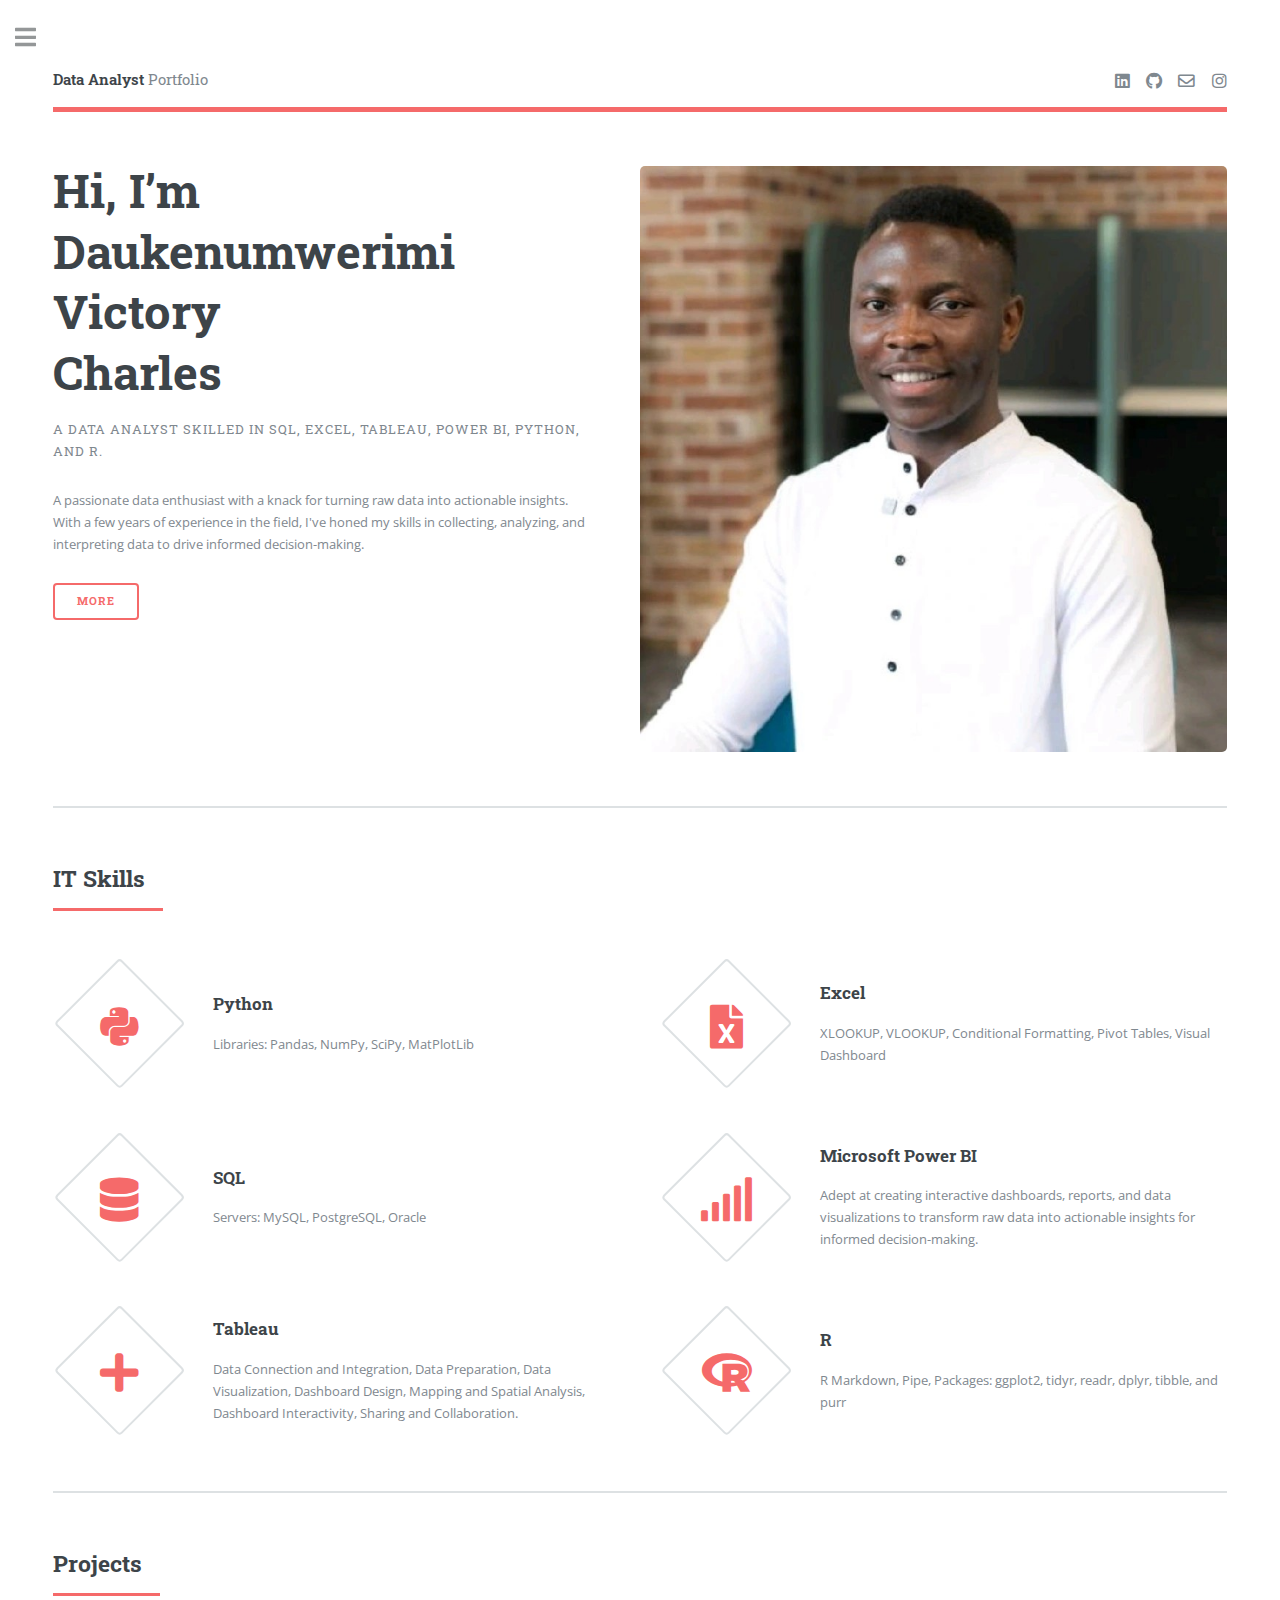
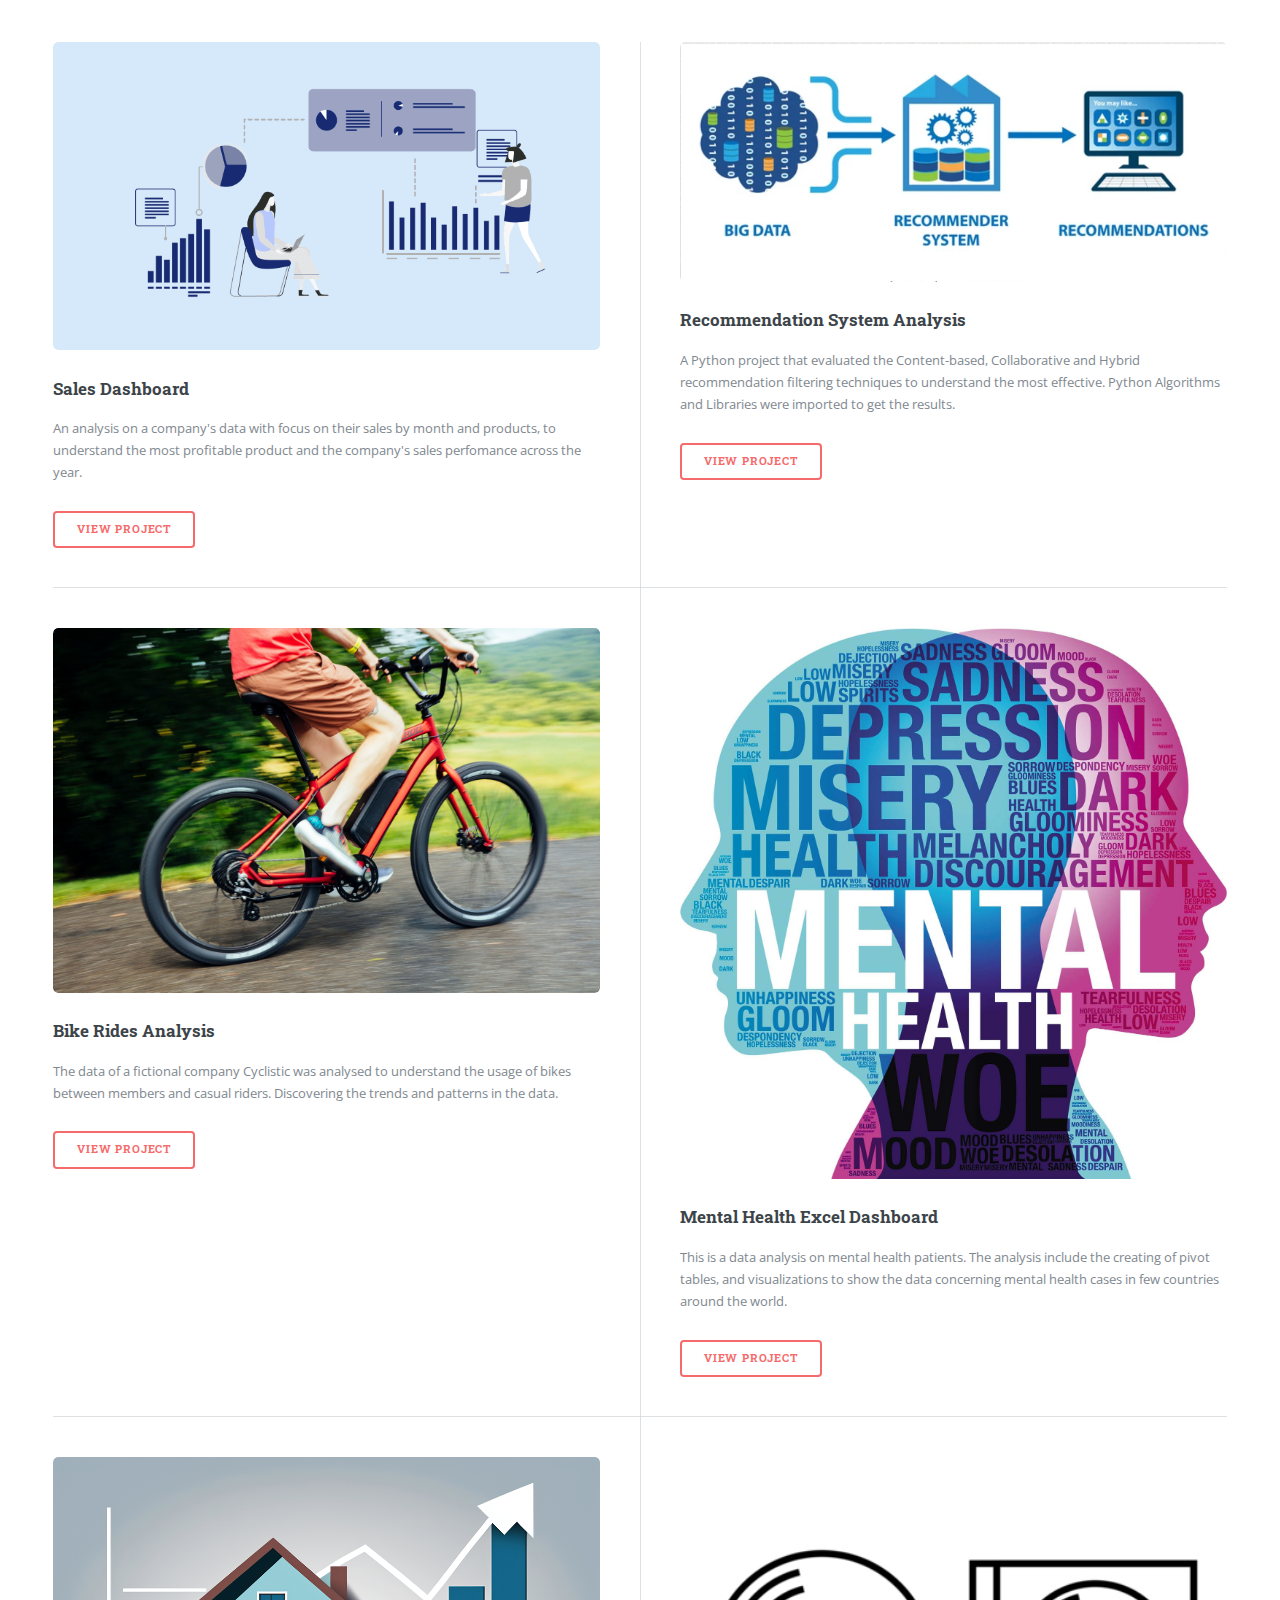
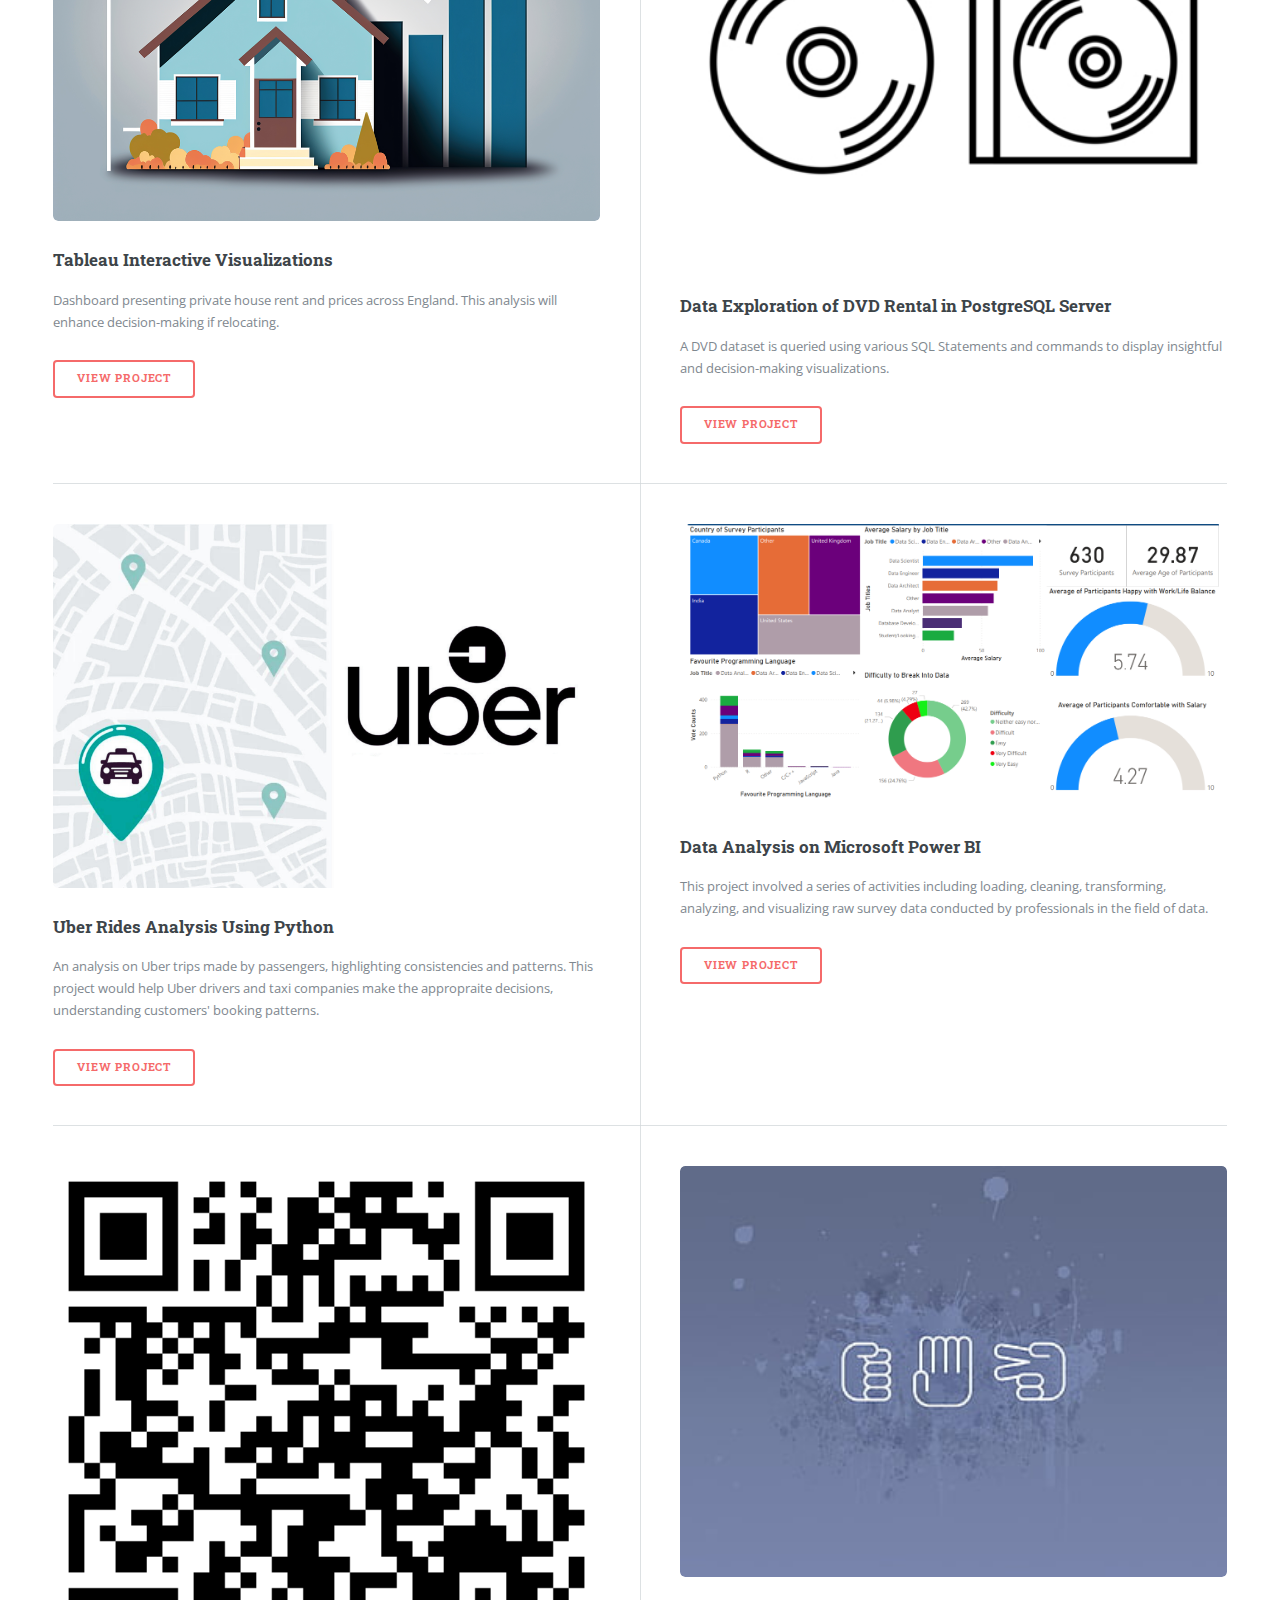
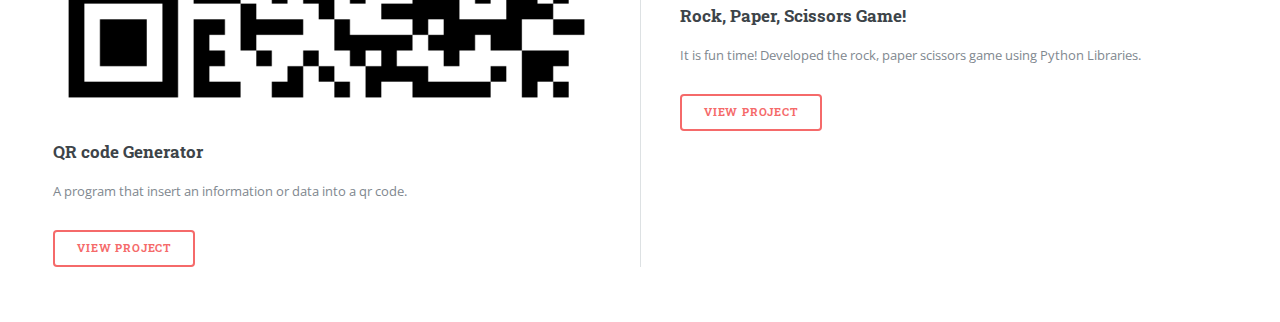
<file: index.html>
<!DOCTYPE HTML>
<!--
	Editorial by HTML5 UP
	html5up.net | @ajlkn
	Free for personal and commercial use under the CCA 3.0 license (html5up.net/license)
-->
<html>
	<head>
		<title>Data Analyst Portfolio</title>
		<meta charset="utf-8" />
		<meta name="viewport" content="width=device-width, initial-scale=1, user-scalable=no" />
		<link rel="stylesheet" href="assets/css/main.css" />
	</head>
	<body class="is-preload">

		<!-- Wrapper -->
			<div id="wrapper">

				<!-- Main -->
					<div id="main">
						<div class="inner">

							<!-- Header -->
								<header id="header">
									<a href="index.html" class="logo"><strong>Data Analyst</strong> Portfolio</a>
									<ul class="icons">
										<li><a href="https://www.linkedin.com/in/daukenumwerimi-charles-075a60198/" class="icon brands fa-linkedin"><span class="label">LinkedIn</span></a></li>
										<li><a href="https://github.com/CarlosVick1?tab=repositories" class="icon brands fa-github"><span class="label">Github</span></a></li>
										<li><a href="mailto:dc.victory@aol.com" class="icon fa fa-envelope"><span class="label">Email</span></a></li>
										<li><a href="https://www.instagram.com/carlos_jammy/" class="icon brands fa-instagram"><span class="label">Instagram</span></a></li>
										
									</ul>
								</header>

							<!-- Banner -->
								<section id="banner">
									<div class="content">
										<header>
											<h1>Hi, I’m Daukenumwerimi Victory<br />
											Charles</h1>
											<p>A Data Analyst skilled in SQL, Excel, Tableau, Power BI, Python, and R.</p>
										</header>
										<p>A passionate data enthusiast with a knack for turning raw data into 
											actionable insights. With a few years of experience in the field, I've honed my skills in collecting, 
											analyzing, and interpreting data to drive informed decision-making.</p>
										<ul class="actions">
											<li><a href="generic.html" class="button big">More</a></li>
										</ul>
									</div>
									<span class="image object">
										<img src="images/pix4.jpeg" alt="Profile pix" />
									</span>
								</section>

							<!-- Section -->
								<section>
									<header class="major">
										<h2>IT Skills</h2>
									</header>
									<div class="features">
										<article>
											<span class="icon brands fa-python"></span>
											<div class="content">
												<h3>Python</h3>
												<p>Libraries: Pandas, NumPy, SciPy, MatPlotLib</p>
											</div>
										</article>
										<article>
											<span class="icon solid fa-file-excel"></span>
											<div class="content">
												<h3>Excel</h3>
												<p>XLOOKUP, VLOOKUP, Conditional Formatting, Pivot Tables, Visual Dashboard</p>
											</div>
										</article>
										<article>
											<span class="icon solid fa-database"></span>
											<div class="content">
												<h3>SQL</h3>
												<p>Servers: MySQL, PostgreSQL, Oracle</p>
											</div>
										</article>
										<article>
											<span class="icon solid fa-signal"></span>
											<div class="content">
												<h3>Microsoft Power BI</h3>
												<p>Adept at creating interactive dashboards, 
													reports, and data visualizations to transform raw
													 data into actionable insights for informed decision-making.</p>
											</div>
										</article>
										<article>
											<span class="icon solid fa-plus"></span>
											<div class="content">
												<h3>Tableau</h3>
												<p>Data Connection and Integration, Data Preparation, Data Visualization,
													 Dashboard Design, Mapping and Spatial Analysis, Dashboard 
													 Interactivity, Sharing and Collaboration.</p>
											</div>
										</article>
										<article>
											<span class="icon brands fa-r-project"></span>
											<div class="content">
												<h3>R</h3>
												<p>R Markdown, Pipe, Packages: ggplot2, tidyr, readr, dplyr, tibble, and purr</p>
											</div>
										</article>

									
									</div>
								</section>

							<!-- Section -->
								<section>
									<header class="major">
										<h2>Projects</h2>
									</header>
									<div class="posts">
										<article>
											<a href="https://public.tableau.com/app/profile/daukenumwerimi.charles/viz/SalesDashboard_17365262113760/SalesDashboard" class="image"><img src="images/Sales.png" alt="Sales" /></a>
											<h3>Sales Dashboard</h3>
											<p>An analysis on a company's data with focus on their sales by month and products, to understand the most profitable product and the company's 
												sales perfomance across the year. </p>
											<ul class="actions">
												<li><a href="https://public.tableau.com/app/profile/daukenumwerimi.charles/viz/SalesDashboard_17365262113760/SalesDashboard" class="button">View Project</a></li>
											</ul>
										</article>

										<article>
											<a href="https://github.com/CarlosVick1/Recommendation-Systems/blob/main/recSys3.ipynb" class="image"><img src="images/Recsys.png" alt="Recommendation System" /></a>
											<h3>Recommendation System Analysis</h3>
											<p>A Python project that evaluated the Content-based, Collaborative and Hybrid recommendation filtering techniques to understand the
												 most effective. Python Algorithms and Libraries were imported to get the results. </p>
											<ul class="actions">
												<li><a href="https://github.com/CarlosVick1/Recommendation-Systems/blob/main/recSys3.ipynb" class="button">View Project</a></li>
											</ul>
										</article>


										<article>
											<a href="https://public.tableau.com/app/profile/daukenumwerimi.charles/viz/CyclisticAnalysis_17177812527470/Dashboard1" class="image"><img src="images/bike_ride.jpg" alt="Bike Rides" /></a>
											<h3>Bike Rides Analysis</h3>
											<p>The data of a fictional company Cyclistic was analysed to understand the usage of bikes between members and casual riders.
												Discovering the trends and patterns in the data.</p>
											<ul class="actions">
												<li><a href="https://public.tableau.com/app/profile/daukenumwerimi.charles/viz/CyclisticAnalysis_17177812527470/Dashboard1" class="button">View Project</a></li>
											</ul>
										</article>

										<article>
											<a href="https://github.com/CarlosVick1/Excel-Mental-Health-Analysis/blob/main/Mental%20Health%20Dashboard.png" class="image"><img src="images/Mental Health.jpg" alt="Mental Health" /></a>
											<h3>Mental Health Excel Dashboard</h3>
											<p>This is a data analysis on mental health patients. The analysis include the creating of
												pivot tables, and visualizations to show the data concerning mental health cases in few countries around the world.</p>
											<ul class="actions">
												<li><a href="https://github.com/CarlosVick1/Excel-Mental-Health-Analysis/blob/main/Mental%20Health%20Dashboard.png" class="button">View Project</a></li>
											</ul>
										</article>

										<article>
											<a href="https://public.tableau.com/app/profile/daukenumwerimi.charles/viz/PrivateRentalAnalysis/Dashboard1" class="image"><img src="images/Rent.png" alt="" /></a>
											<h3>Tableau Interactive Visualizations</h3>
											<p>Dashboard presenting private house rent and prices across England. 
												This analysis will enhance decision-making if relocating.
											</p>
											<ul class="actions">
												<li><a href="https://public.tableau.com/app/profile/daukenumwerimi.charles/viz/PrivateRentalAnalysis/Dashboard1" class="button">View Project</a></li>
											</ul>
										</article>

										<article>
											<a href="https://github.com/CarlosVick1/PostgreSQL-Project/blob/main/Data%20Exploration%20in%20PostgreSQL.sql" class="image"><img src="images/dvd.jpeg" alt="" /></a>
											<h3>Data Exploration of DVD Rental in PostgreSQL Server</h3>
											<p>A DVD dataset is queried using various SQL Statements and commands to display insightful and decision-making visualizations.
											</p>
											<ul class="actions">
												<li><a href="https://github.com/CarlosVick1/PostgreSQL-Project/blob/main/Data%20Exploration%20in%20PostgreSQL.sql" class="button">View Project</a></li>
											</ul>
										</article>
										<article>
											<a href="https://github.com/CarlosVick1/Uber-Trip-Analysis/blob/main/Uber%20Trip%20Analysis.ipynb" class="image"><img src="images/Uber.png" alt="" /></a>
											<h3>Uber Rides Analysis Using Python</h3>
											<p>An analysis on Uber trips made by passengers, highlighting consistencies 
												and patterns. This project would help Uber drivers and taxi companies make 
												the appropraite decisions, understanding customers' booking patterns.</p>
											<ul class="actions">
												<li><a href="https://github.com/CarlosVick1/Uber-Trip-Analysis/blob/main/Uber%20Trip%20Analysis.ipynb" class="button">View Project</a></li>
											</ul>
										</article>
										<article>
											<a href="https://github.com/CarlosVick1/Data-Survey-PowerBI-project" class="image"><img src="images/powerbi1.png" alt="PBI Analysis" /></a>
											<h3>Data Analysis on Microsoft Power BI</h3>
											<p> This project involved a series of activities including loading, cleaning, transforming, analyzing, and visualizing 
												raw survey data conducted by professionals in the field of data.</p>
											<ul class="actions">
												<li><a href="https://github.com/CarlosVick1/Data-Survey-PowerBI-project" class="button">View Project</a></li>
											</ul>
										</article>
										<article>
											<a href="https://github.com/CarlosVick1/qr_code_gen/blob/main/QR_code_generator.ipynb" class="image"><img src="images/qr.png" alt="QR code picture" /></a>
											<h3>QR code Generator</h3>
											<p>A program that insert an information or data into a qr code.</p>
											<ul class="actions">
												<li><a href="https://github.com/CarlosVick1/qr_code_gen/blob/main/QR_code_generator.ipynb" class="button">View Project</a></li>
											</ul>
										</article>
										<article>
											<a href="https://github.com/CarlosVick1/rock-paper-scissors/blob/main/rock_paper_scissors_game.ipynb" class="image"><img src="images/rock_paper_game.jpg" alt="Rock_paper" /></a>
											<h3>Rock, Paper, Scissors Game!</h3>
											<p>It is fun time! Developed the rock, paper scissors game using Python Libraries.</p>
											<ul class="actions">
												<li><a href="https://github.com/CarlosVick1/rock-paper-scissors/blob/main/rock_paper_scissors_game.ipynb" class="button">View Project</a></li>
											</ul>
										</article>
									</div>
								</section>

						</div>
					</div>

				<!-- Sidebar -->
					<div id="sidebar">
						<div class="inner">

							<!-- Search -->
								<section id="search" class="alt">
									<form method="post" action="#">
										<input type="text" name="query" id="query" placeholder="Search" />
									</form>
								</section>

							<!-- Menu -->
								<nav id="menu">
									<header class="major">
										<h2>Menu</h2>
									</header>
									<ul>
										<li><a href="index.html">Homepage</a></li>
										<li><a href="generic.html">About Me</a></li>
										<!--<li><a href="elements.html">Elements</a></li>
										<li>
											<span class="opener">Submenu</span>
											<ul>
												<li><a href="#">Lorem Dolor</a></li>
												<li><a href="#">Ipsum Adipiscing</a></li>
												<li><a href="#">Tempus Magna</a></li>
												<li><a href="#">Feugiat Veroeros</a></li>
											</ul>
										</li>
										<li><a href="#">Etiam Dolore</a></li>
										<li><a href="#">Adipiscing</a></li>
										<li>
											<span class="opener">Another Submenu</span>
											<ul>
												<li><a href="#">Lorem Dolor</a></li>
												<li><a href="#">Ipsum Adipiscing</a></li>
												<li><a href="#">Tempus Magna</a></li>
												<li><a href="#">Feugiat Veroeros</a></li>
											</ul>
										</li>
										<li><a href="#">Maximus Erat</a></li>
										<li><a href="#">Sapien Mauris</a></li>
										<li><a href="#">Amet Lacinia</a></li>-->
									</ul>
								</nav>

							<!-- Section -->
								<section>
									<header class="major">
										<!--<h2>Data Analyst Portfolio</h2>-->
									</header>
									<div class="mini-posts">
										<article>
											<a href="#" class="image"><img src="images/profile.jpeg" alt="Profile pix" /></a>
											<p>Hi! I'm Daukenumwerimi Victory Charles. </br>Welcome to my Data Analyst portfolio!</p>
										</article>
									</div>
									<ul class="actions">
										<li><a href="generic.html" class="button">About Me</a></li>
									</ul>
								</section>

							<!-- Section -->
								<section>
									<header class="major">
										<h2>Get in touch</h2>
									</header>
									<ul class="contact">
										<li class="icon solid fa-envelope"><a href="mailto:dc.victory@aol.com">dc.victory@aol.com</a></li>
										<li class="icon solid fa-phone">(+44) 7423268924</li>
										<li class="icon solid fa-home">Manchester, United Kingdom</li>
									</ul>
								</section>

							<!-- Footer -->
								<footer id="footer">
									<p class="copyright">&copy; 2024 DVC The Data Analyst Portfolio.</p>
								</footer>

						</div>
					</div>

			</div>

		<!-- Scripts -->
			<script src="assets/js/jquery.min.js"></script>
			<script src="assets/js/browser.min.js"></script>
			<script src="assets/js/breakpoints.min.js"></script>
			<script src="assets/js/util.js"></script>
			<script src="assets/js/main.js"></script>

	</body>
</html>
</file>
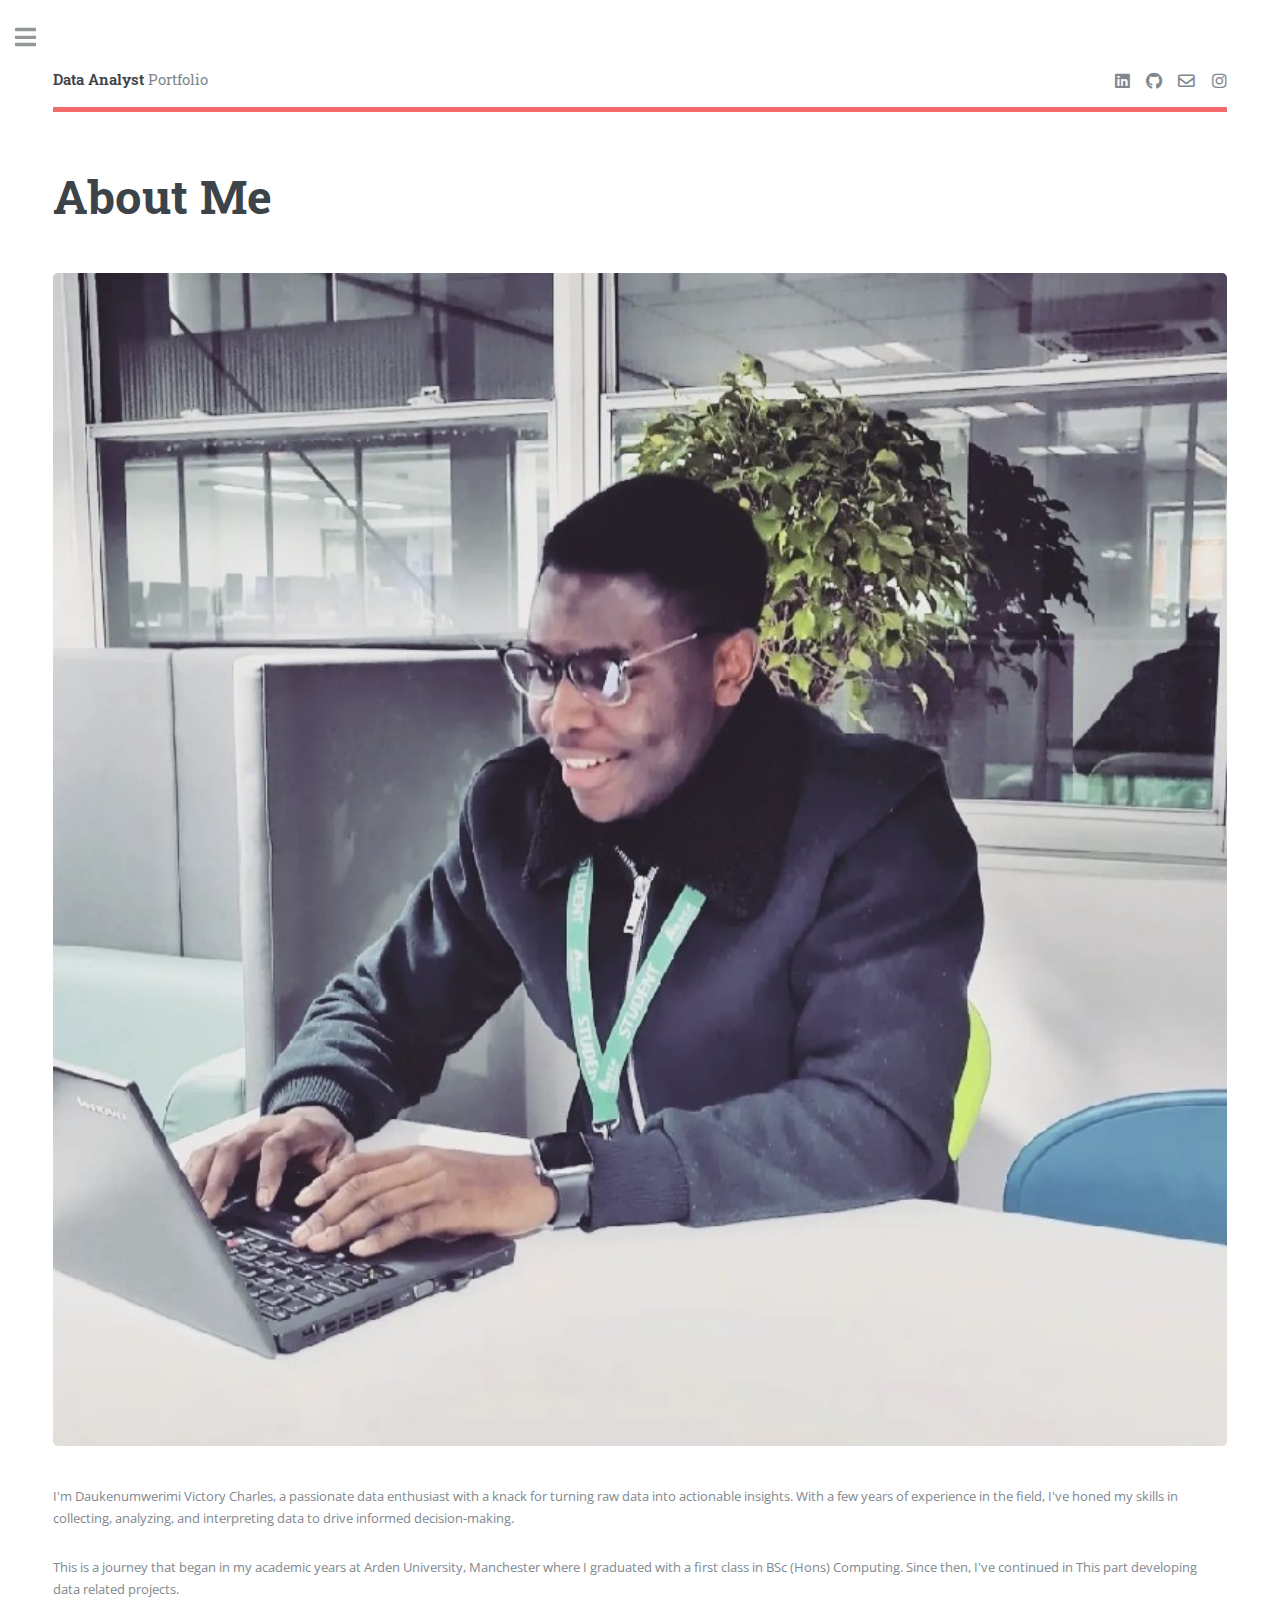
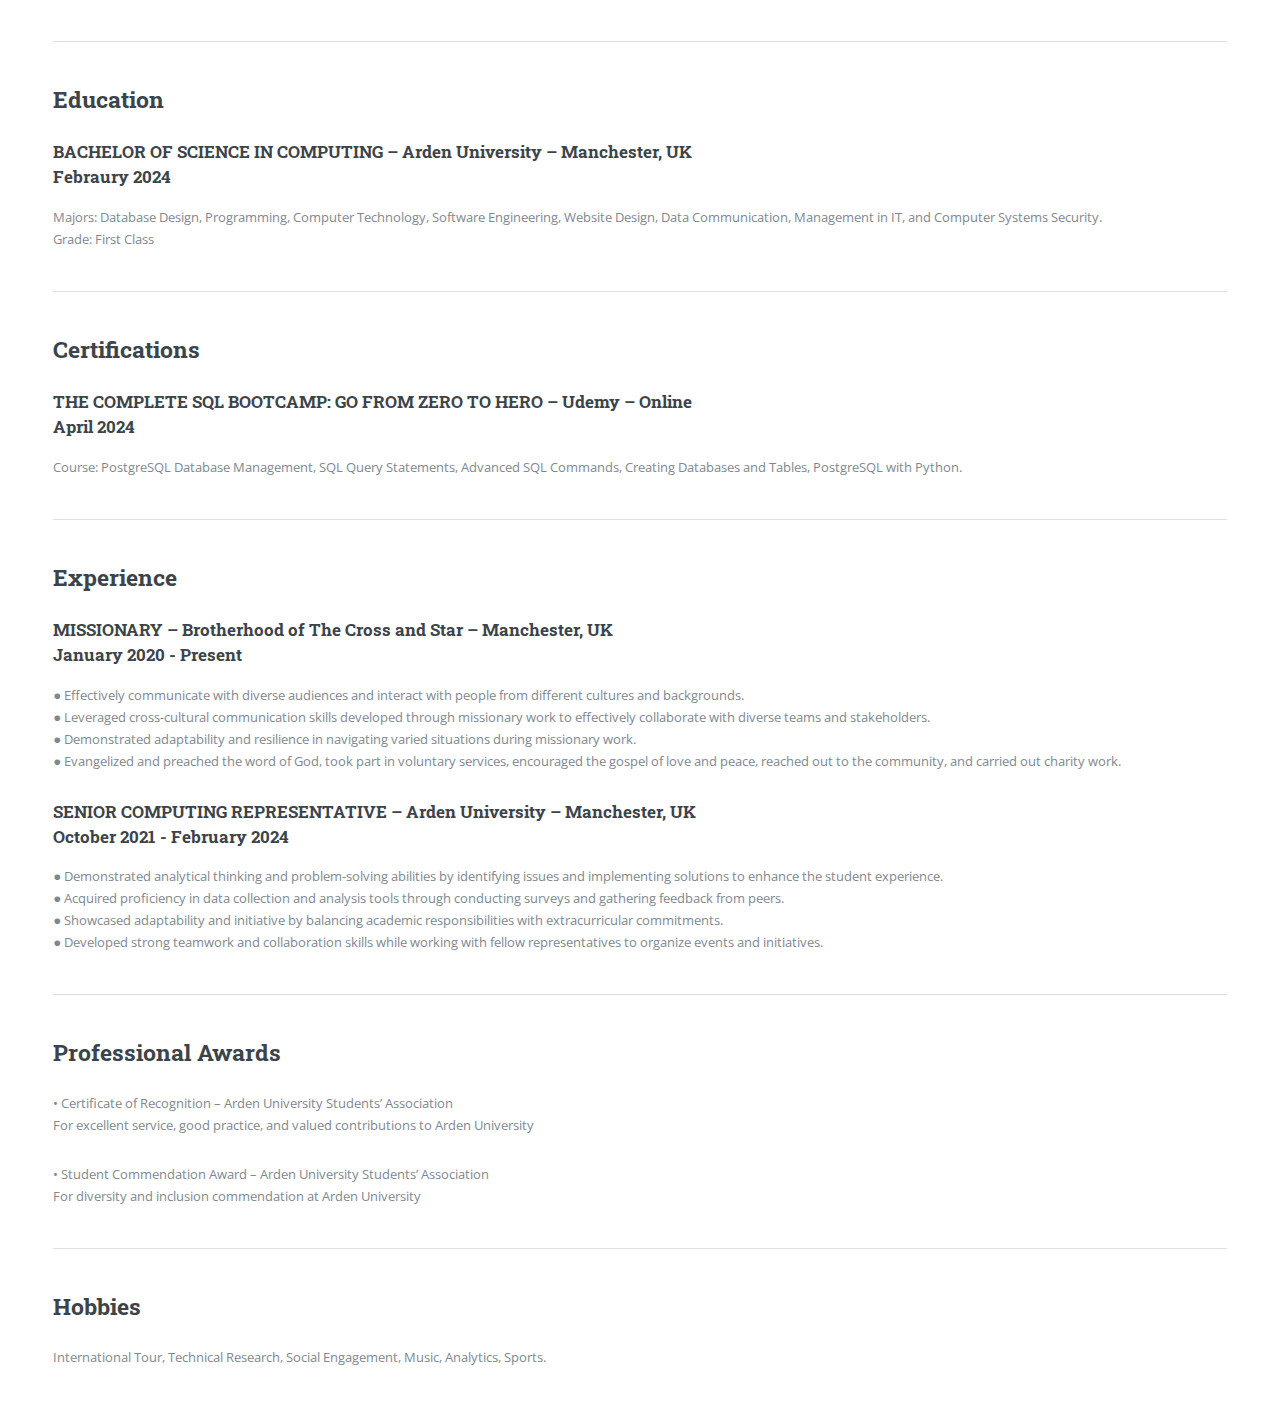
<file: generic.html>
<!DOCTYPE HTML>
<!--
	Editorial by HTML5 UP
	html5up.net | @ajlkn
	Free for personal and commercial use under the CCA 3.0 license (html5up.net/license)
-->
<html>
	<head>
		<title>Data Analyst Portfolio</title>
		<meta charset="utf-8" />
		<meta name="viewport" content="width=device-width, initial-scale=1, user-scalable=no" />
		<link rel="stylesheet" href="assets/css/main.css" />
	</head>
	<body class="is-preload">

		<!-- Wrapper -->
			<div id="wrapper">

				<!-- Main -->
					<div id="main">
						<div class="inner">

							<!-- Header -->
								<header id="header">
									<a href="index.html" class="logo"><strong>Data Analyst</strong> Portfolio</a>
									<ul class="icons">
										<li><a href="https://www.linkedin.com/in/daukenumwerimi-charles-075a60198/" class="icon brands fa-linkedin"><span class="label">LinkedIn</span></a></li>
										<li><a href="https://github.com/CarlosVick1?tab=repositories" class="icon brands fa-github"><span class="label">Github</span></a></li>
										<li><a href="mailto:dc.victory@aol.com" class="icon fa fa-envelope"><span class="label">Email</span></a></li>
										<li><a href="https://www.instagram.com/carlos_jammy/" class="icon brands fa-instagram"><span class="label">Instagram</span></a></li>
										
									</ul>
								</header>

							<!-- Content -->
								<section>
									<header class="main">
										<h1>About Me</h1>
									</header>

									<span class="image main"><img src="images/profile.jpeg" alt="Profile Pix" /></span>

									<p>I'm Daukenumwerimi Victory Charles, a passionate data enthusiast with a knack for turning raw data into actionable insights. With a few years of experience in the field, I've honed my skills in collecting, analyzing, and interpreting data to drive informed decision-making.</p>
									<p>This is a journey that began in my academic years at Arden University, Manchester where I graduated with a first class in BSc (Hons) Computing. Since then, I've continued in This part developing data related projects.</p>

									<hr class="major" />

									<h2>Education</h2>
									<h3>BACHELOR OF SCIENCE IN COMPUTING – Arden University – Manchester, UK  <br>Febraury 2024</h3>
									<p>Majors: Database Design, Programming, Computer Technology, Software Engineering, 
										Website Design, Data Communication, Management in IT, and Computer Systems Security. <br> Grade: First Class</p>

									<hr class="major" />

									<h2>Certifications</h2>
									<h3>THE COMPLETE SQL BOOTCAMP: GO FROM ZERO TO HERO – Udemy – Online   <br>April 2024</h3>
									<p>Course: PostgreSQL Database Management, SQL Query Statements, Advanced SQL Commands, 
										Creating Databases and Tables, PostgreSQL with Python.</p>

									<hr class="major" />

									<h2>Experience</h2>
									<h3>MISSIONARY – Brotherhood of The Cross and Star – Manchester, UK<br>January 2020 - Present</h3>
									<p>● Effectively communicate with diverse audiences and interact with people from different cultures and backgrounds. <br>
										● Leveraged cross-cultural communication skills developed through missionary work to effectively collaborate with diverse teams and stakeholders. <br>
										● Demonstrated adaptability and resilience in navigating varied situations during missionary work. <br>
										● Evangelized and preached the word of God, took part in voluntary services, encouraged the gospel of love and peace, reached out to the community, and carried out charity work.						
									</p>

								
									<h3>SENIOR COMPUTING REPRESENTATIVE – Arden University – Manchester, UK <br>October 2021 - February 2024</h3>
									<p>● Demonstrated analytical thinking and problem-solving abilities by identifying issues and implementing solutions to enhance the student experience.<br>
										● Acquired proficiency in data collection and analysis tools through conducting surveys and gathering feedback from peers. <br>
										● Showcased adaptability and initiative by balancing academic responsibilities with extracurricular commitments. <br>
										● Developed strong teamwork and collaboration skills while working with fellow representatives to organize events and initiatives.						
									</p>

									<hr class="major" />

									<h2>Professional Awards</h2>
									<p>• Certificate of Recognition – Arden University Students’ Association <br>
										For excellent service, good practice, and valued contributions to Arden University</p>
									

									<p>• Student Commendation Award – Arden University Students’ Association <br>
									For diversity and inclusion commendation at Arden University</p>



									<hr class="major" />

									<h2>Hobbies</h2>
									<p>International Tour, Technical Research, Social Engagement, Music, Analytics, Sports.</p>


								</section>

						</div>
					</div>

				<!-- Sidebar -->
					<div id="sidebar">
						<div class="inner">

							<!-- Search -->
								<section id="search" class="alt">
									<form method="post" action="#">
										<input type="text" name="query" id="query" placeholder="Search" />
									</form>
								</section>

							<!-- Menu -->
								<nav id="menu">
									<header class="major">
										<h2>Menu</h2>
									</header>
									<ul>
										<li><a href="index.html">Homepage</a></li>
										<li><a href="generic.html">About Me</a></li>
										<!--<li><a href="elements.html">Elements</a></li>
										<li>
											<span class="opener">Submenu</span>
											<ul>
												<li><a href="#">Lorem Dolor</a></li>
												<li><a href="#">Ipsum Adipiscing</a></li>
												<li><a href="#">Tempus Magna</a></li>
												<li><a href="#">Feugiat Veroeros</a></li>
											</ul>
										</li>
										<li><a href="#">Etiam Dolore</a></li>
										<li><a href="#">Adipiscing</a></li>
										<li>
											<span class="opener">Another Submenu</span>
											<ul>
												<li><a href="#">Lorem Dolor</a></li>
												<li><a href="#">Ipsum Adipiscing</a></li>
												<li><a href="#">Tempus Magna</a></li>
												<li><a href="#">Feugiat Veroeros</a></li>
											</ul>
										</li>
										<li><a href="#">Maximus Erat</a></li>
										<li><a href="#">Sapien Mauris</a></li>
										<li><a href="#">Amet Lacinia</a></li>-->
									</ul>
								</nav>

							<!-- Section -->
							<section>
								<header class="major">
									<!--<h2>Data Analyst Portfolio</h2>-->
								</header>
								<div class="mini-posts">
									<article>
										<a href="#" class="image"><img src="images/profile.jpeg" alt="Profile pix" /></a>
										<p>Hi! I'm Daukenumwerimi Victory Charles. </br>Welcome to my Data Analyst portfolio!</p>
									</article>
								</div>
								<ul class="actions">
									<li><a href="generic.html" class="button">About Me</a></li>
								</ul>
							</section>

							<!-- Section -->
							<section>
								<header class="major">
									<h2>Get in touch</h2>
								</header>
								<ul class="contact">
									<li class="icon solid fa-envelope"><a href="mailto:dc.victory@aol.com">dc.victory@aol.com</a></li>
									<li class="icon solid fa-phone">(+44) 7423268924</li>
									<li class="icon solid fa-home">Manchester, United Kingdom</li>
								</ul>
							</section>

							<!-- Footer -->
							<footer id="footer">
								<p class="copyright">&copy; 2024 DVC The Data Analyst Portfolio.</p>
							</footer>

						</div>
					</div>

			</div>

		<!-- Scripts -->
			<script src="assets/js/jquery.min.js"></script>
			<script src="assets/js/browser.min.js"></script>
			<script src="assets/js/breakpoints.min.js"></script>
			<script src="assets/js/util.js"></script>
			<script src="assets/js/main.js"></script>

	</body>
</html>
</file>
<file: assets/css/main.css>
@import url(fontawesome-all.min.css);
@import url("https://fonts.googleapis.com/css?family=Open+Sans:400,600,400italic,600italic|Roboto+Slab:400,700");
/*
	Editorial by HTML5 UP
	html5up.net | @ajlkn
	Free for personal and commercial use under the CCA 3.0 license (html5up.net/license)
*/
html, body, div, span, applet, object,
iframe, h1, h2, h3, h4, h5, h6, p, blockquote,
pre, a, abbr, acronym, address, big, cite,
code, del, dfn, em, img, ins, kbd, q, s, samp,
small, strike, strong, sub, sup, tt, var, b,
u, i, center, dl, dt, dd, ol, ul, li, fieldset,
form, label, legend, table, caption, tbody,
tfoot, thead, tr, th, td, article, aside,
canvas, details, embed, figure, figcaption,
footer, header, hgroup, menu, nav, output, ruby,
section, summary, time, mark, audio, video {
  margin: 0;
  padding: 0;
  border: 0;
  font-size: 100%;
  font: inherit;
  vertical-align: baseline; }

article, aside, details, figcaption, figure,
footer, header, hgroup, menu, nav, section {
  display: block; }

body {
  line-height: 1; }

ol, ul {
  list-style: none; }

blockquote, q {
  quotes: none; }
  blockquote:before, blockquote:after, q:before, q:after {
    content: '';
    content: none; }

table {
  border-collapse: collapse;
  border-spacing: 0; }

body {
  -webkit-text-size-adjust: none; }

mark {
  background-color: transparent;
  color: inherit; }

input::-moz-focus-inner {
  border: 0;
  padding: 0; }

input, select, textarea {
  -moz-appearance: none;
  -webkit-appearance: none;
  -ms-appearance: none;
  appearance: none; }

/* Basic */
@-ms-viewport {
  width: device-width; }

body {
  -ms-overflow-style: scrollbar; }

@media screen and (max-width: 480px) {
  html, body {
    min-width: 320px; } }

html {
  box-sizing: border-box; }

*, *:before, *:after {
  box-sizing: inherit; }

body {
  background: #ffffff; }
  body.is-preload *, body.is-preload *:before, body.is-preload *:after, body.is-resizing *, body.is-resizing *:before, body.is-resizing *:after {
    -moz-animation: none !important;
    -webkit-animation: none !important;
    -ms-animation: none !important;
    animation: none !important;
    -moz-transition: none !important;
    -webkit-transition: none !important;
    -ms-transition: none !important;
    transition: none !important; }

/* Type */
body, input, select, textarea {
  color: #7f888f;
  font-family: "Open Sans", sans-serif;
  font-size: 13pt;
  font-weight: 400;
  line-height: 1.65; }
  @media screen and (max-width: 1680px) {
    body, input, select, textarea {
      font-size: 11pt; } }
  @media screen and (max-width: 1280px) {
    body, input, select, textarea {
      font-size: 10pt; } }
  @media screen and (max-width: 360px) {
    body, input, select, textarea {
      font-size: 9pt; } }

a {
  -moz-transition: color 0.2s ease-in-out, border-bottom-color 0.2s ease-in-out;
  -webkit-transition: color 0.2s ease-in-out, border-bottom-color 0.2s ease-in-out;
  -ms-transition: color 0.2s ease-in-out, border-bottom-color 0.2s ease-in-out;
  transition: color 0.2s ease-in-out, border-bottom-color 0.2s ease-in-out;
  border-bottom: dotted 1px;
  color: #f56a6a;
  text-decoration: none; }
  a:hover {
    border-bottom-color: #797474;
    color: #949798 !important; }
    a:hover strong {
      color: inherit; }

strong, b {
  color: #3d4449;
  font-weight: 600; }

em, i {
  font-style: italic; }

p {
  margin: 0 0 2em 0; }

h1, h2, h3, h4, h5, h6 {
  color: #3d4449;
  font-family: "Roboto Slab", serif;
  font-weight: 700;
  line-height: 1.5;
  margin: 0 0 1em 0; }
  h1 a, h2 a, h3 a, h4 a, h5 a, h6 a {
    color: inherit;
    text-decoration: none;
    border-bottom: 0; }

h1 {
  font-size: 4em;
  margin: 0 0 0.5em 0;
  line-height: 1.3; }

h2 {
  font-size: 1.75em; }

h3 {
  font-size: 1.25em; }

h4 {
  font-size: 1.1em; }

h5 {
  font-size: 0.9em; }

h6 {
  font-size: 0.7em; }

@media screen and (max-width: 1680px) {
  h1 {
    font-size: 3.5em; } }

@media screen and (max-width: 980px) {
  h1 {
    font-size: 3.25em; } }

@media screen and (max-width: 736px) {
  h1 {
    font-size: 2em;
    line-height: 1.4; }
  h2 {
    font-size: 1.5em; } }

sub {
  font-size: 0.8em;
  position: relative;
  top: 0.5em; }

sup {
  font-size: 0.8em;
  position: relative;
  top: -0.5em; }

blockquote {
  border-left: solid 3px rgba(210, 215, 217, 0.75);
  font-style: italic;
  margin: 0 0 2em 0;
  padding: 0.5em 0 0.5em 2em; }

code {
  background: rgba(230, 235, 237, 0.25);
  border-radius: 0.375em;
  border: solid 1px rgba(210, 215, 217, 0.75);
  font-family: "Courier New", monospace;
  font-size: 0.9em;
  margin: 0 0.25em;
  padding: 0.25em 0.65em; }

pre {
  -webkit-overflow-scrolling: touch;
  font-family: "Courier New", monospace;
  font-size: 0.9em;
  margin: 0 0 2em 0; }
  pre code {
    display: block;
    line-height: 1.75;
    padding: 1em 1.5em;
    overflow-x: auto; }

hr {
  border: 0;
  border-bottom: solid 1px rgba(210, 215, 217, 0.75);
  margin: 2em 0; }
  hr.major {
    margin: 3em 0; }

.align-left {
  text-align: left; }

.align-center {
  text-align: center; }

.align-right {
  text-align: right; }

/* Row */
.row {
  display: flex;
  flex-wrap: wrap;
  box-sizing: border-box;
  align-items: stretch; }
  .row > * {
    box-sizing: border-box; }
  .row.gtr-uniform > * > :last-child {
    margin-bottom: 0; }
  .row.aln-left {
    justify-content: flex-start; }
  .row.aln-center {
    justify-content: center; }
  .row.aln-right {
    justify-content: flex-end; }
  .row.aln-top {
    align-items: flex-start; }
  .row.aln-middle {
    align-items: center; }
  .row.aln-bottom {
    align-items: flex-end; }
  .row > .imp {
    order: -1; }
  .row > .col-1 {
    width: 8.33333%; }
  .row > .off-1 {
    margin-left: 8.33333%; }
  .row > .col-2 {
    width: 16.66667%; }
  .row > .off-2 {
    margin-left: 16.66667%; }
  .row > .col-3 {
    width: 25%; }
  .row > .off-3 {
    margin-left: 25%; }
  .row > .col-4 {
    width: 33.33333%; }
  .row > .off-4 {
    margin-left: 33.33333%; }
  .row > .col-5 {
    width: 41.66667%; }
  .row > .off-5 {
    margin-left: 41.66667%; }
  .row > .col-6 {
    width: 50%; }
  .row > .off-6 {
    margin-left: 50%; }
  .row > .col-7 {
    width: 58.33333%; }
  .row > .off-7 {
    margin-left: 58.33333%; }
  .row > .col-8 {
    width: 66.66667%; }
  .row > .off-8 {
    margin-left: 66.66667%; }
  .row > .col-9 {
    width: 75%; }
  .row > .off-9 {
    margin-left: 75%; }
  .row > .col-10 {
    width: 83.33333%; }
  .row > .off-10 {
    margin-left: 83.33333%; }
  .row > .col-11 {
    width: 91.66667%; }
  .row > .off-11 {
    margin-left: 91.66667%; }
  .row > .col-12 {
    width: 100%; }
  .row > .off-12 {
    margin-left: 100%; }
  .row.gtr-0 {
    margin-top: 0;
    margin-left: 0em; }
    .row.gtr-0 > * {
      padding: 0 0 0 0em; }
    .row.gtr-0.gtr-uniform {
      margin-top: 0em; }
      .row.gtr-0.gtr-uniform > * {
        padding-top: 0em; }
  .row.gtr-25 {
    margin-top: 0;
    margin-left: -0.375em; }
    .row.gtr-25 > * {
      padding: 0 0 0 0.375em; }
    .row.gtr-25.gtr-uniform {
      margin-top: -0.375em; }
      .row.gtr-25.gtr-uniform > * {
        padding-top: 0.375em; }
  .row.gtr-50 {
    margin-top: 0;
    margin-left: -0.75em; }
    .row.gtr-50 > * {
      padding: 0 0 0 0.75em; }
    .row.gtr-50.gtr-uniform {
      margin-top: -0.75em; }
      .row.gtr-50.gtr-uniform > * {
        padding-top: 0.75em; }
  .row {
    margin-top: 0;
    margin-left: -1.5em; }
    .row > * {
      padding: 0 0 0 1.5em; }
    .row.gtr-uniform {
      margin-top: -1.5em; }
      .row.gtr-uniform > * {
        padding-top: 1.5em; }
  .row.gtr-150 {
    margin-top: 0;
    margin-left: -2.25em; }
    .row.gtr-150 > * {
      padding: 0 0 0 2.25em; }
    .row.gtr-150.gtr-uniform {
      margin-top: -2.25em; }
      .row.gtr-150.gtr-uniform > * {
        padding-top: 2.25em; }
  .row.gtr-200 {
    margin-top: 0;
    margin-left: -3em; }
    .row.gtr-200 > * {
      padding: 0 0 0 3em; }
    .row.gtr-200.gtr-uniform {
      margin-top: -3em; }
      .row.gtr-200.gtr-uniform > * {
        padding-top: 3em; }
  @media screen and (max-width: 1680px) {
    .row {
      display: flex;
      flex-wrap: wrap;
      box-sizing: border-box;
      align-items: stretch; }
      .row > * {
        box-sizing: border-box; }
      .row.gtr-uniform > * > :last-child {
        margin-bottom: 0; }
      .row.aln-left {
        justify-content: flex-start; }
      .row.aln-center {
        justify-content: center; }
      .row.aln-right {
        justify-content: flex-end; }
      .row.aln-top {
        align-items: flex-start; }
      .row.aln-middle {
        align-items: center; }
      .row.aln-bottom {
        align-items: flex-end; }
      .row > .imp-xlarge {
        order: -1; }
      .row > .col-1-xlarge {
        width: 8.33333%; }
      .row > .off-1-xlarge {
        margin-left: 8.33333%; }
      .row > .col-2-xlarge {
        width: 16.66667%; }
      .row > .off-2-xlarge {
        margin-left: 16.66667%; }
      .row > .col-3-xlarge {
        width: 25%; }
      .row > .off-3-xlarge {
        margin-left: 25%; }
      .row > .col-4-xlarge {
        width: 33.33333%; }
      .row > .off-4-xlarge {
        margin-left: 33.33333%; }
      .row > .col-5-xlarge {
        width: 41.66667%; }
      .row > .off-5-xlarge {
        margin-left: 41.66667%; }
      .row > .col-6-xlarge {
        width: 50%; }
      .row > .off-6-xlarge {
        margin-left: 50%; }
      .row > .col-7-xlarge {
        width: 58.33333%; }
      .row > .off-7-xlarge {
        margin-left: 58.33333%; }
      .row > .col-8-xlarge {
        width: 66.66667%; }
      .row > .off-8-xlarge {
        margin-left: 66.66667%; }
      .row > .col-9-xlarge {
        width: 75%; }
      .row > .off-9-xlarge {
        margin-left: 75%; }
      .row > .col-10-xlarge {
        width: 83.33333%; }
      .row > .off-10-xlarge {
        margin-left: 83.33333%; }
      .row > .col-11-xlarge {
        width: 91.66667%; }
      .row > .off-11-xlarge {
        margin-left: 91.66667%; }
      .row > .col-12-xlarge {
        width: 100%; }
      .row > .off-12-xlarge {
        margin-left: 100%; }
      .row.gtr-0 {
        margin-top: 0;
        margin-left: 0em; }
        .row.gtr-0 > * {
          padding: 0 0 0 0em; }
        .row.gtr-0.gtr-uniform {
          margin-top: 0em; }
          .row.gtr-0.gtr-uniform > * {
            padding-top: 0em; }
      .row.gtr-25 {
        margin-top: 0;
        margin-left: -0.375em; }
        .row.gtr-25 > * {
          padding: 0 0 0 0.375em; }
        .row.gtr-25.gtr-uniform {
          margin-top: -0.375em; }
          .row.gtr-25.gtr-uniform > * {
            padding-top: 0.375em; }
      .row.gtr-50 {
        margin-top: 0;
        margin-left: -0.75em; }
        .row.gtr-50 > * {
          padding: 0 0 0 0.75em; }
        .row.gtr-50.gtr-uniform {
          margin-top: -0.75em; }
          .row.gtr-50.gtr-uniform > * {
            padding-top: 0.75em; }
      .row {
        margin-top: 0;
        margin-left: -1.5em; }
        .row > * {
          padding: 0 0 0 1.5em; }
        .row.gtr-uniform {
          margin-top: -1.5em; }
          .row.gtr-uniform > * {
            padding-top: 1.5em; }
      .row.gtr-150 {
        margin-top: 0;
        margin-left: -2.25em; }
        .row.gtr-150 > * {
          padding: 0 0 0 2.25em; }
        .row.gtr-150.gtr-uniform {
          margin-top: -2.25em; }
          .row.gtr-150.gtr-uniform > * {
            padding-top: 2.25em; }
      .row.gtr-200 {
        margin-top: 0;
        margin-left: -3em; }
        .row.gtr-200 > * {
          padding: 0 0 0 3em; }
        .row.gtr-200.gtr-uniform {
          margin-top: -3em; }
          .row.gtr-200.gtr-uniform > * {
            padding-top: 3em; } }
  @media screen and (max-width: 1280px) {
    .row {
      display: flex;
      flex-wrap: wrap;
      box-sizing: border-box;
      align-items: stretch; }
      .row > * {
        box-sizing: border-box; }
      .row.gtr-uniform > * > :last-child {
        margin-bottom: 0; }
      .row.aln-left {
        justify-content: flex-start; }
      .row.aln-center {
        justify-content: center; }
      .row.aln-right {
        justify-content: flex-end; }
      .row.aln-top {
        align-items: flex-start; }
      .row.aln-middle {
        align-items: center; }
      .row.aln-bottom {
        align-items: flex-end; }
      .row > .imp-large {
        order: -1; }
      .row > .col-1-large {
        width: 8.33333%; }
      .row > .off-1-large {
        margin-left: 8.33333%; }
      .row > .col-2-large {
        width: 16.66667%; }
      .row > .off-2-large {
        margin-left: 16.66667%; }
      .row > .col-3-large {
        width: 25%; }
      .row > .off-3-large {
        margin-left: 25%; }
      .row > .col-4-large {
        width: 33.33333%; }
      .row > .off-4-large {
        margin-left: 33.33333%; }
      .row > .col-5-large {
        width: 41.66667%; }
      .row > .off-5-large {
        margin-left: 41.66667%; }
      .row > .col-6-large {
        width: 50%; }
      .row > .off-6-large {
        margin-left: 50%; }
      .row > .col-7-large {
        width: 58.33333%; }
      .row > .off-7-large {
        margin-left: 58.33333%; }
      .row > .col-8-large {
        width: 66.66667%; }
      .row > .off-8-large {
        margin-left: 66.66667%; }
      .row > .col-9-large {
        width: 75%; }
      .row > .off-9-large {
        margin-left: 75%; }
      .row > .col-10-large {
        width: 83.33333%; }
      .row > .off-10-large {
        margin-left: 83.33333%; }
      .row > .col-11-large {
        width: 91.66667%; }
      .row > .off-11-large {
        margin-left: 91.66667%; }
      .row > .col-12-large {
        width: 100%; }
      .row > .off-12-large {
        margin-left: 100%; }
      .row.gtr-0 {
        margin-top: 0;
        margin-left: 0em; }
        .row.gtr-0 > * {
          padding: 0 0 0 0em; }
        .row.gtr-0.gtr-uniform {
          margin-top: 0em; }
          .row.gtr-0.gtr-uniform > * {
            padding-top: 0em; }
      .row.gtr-25 {
        margin-top: 0;
        margin-left: -0.375em; }
        .row.gtr-25 > * {
          padding: 0 0 0 0.375em; }
        .row.gtr-25.gtr-uniform {
          margin-top: -0.375em; }
          .row.gtr-25.gtr-uniform > * {
            padding-top: 0.375em; }
      .row.gtr-50 {
        margin-top: 0;
        margin-left: -0.75em; }
        .row.gtr-50 > * {
          padding: 0 0 0 0.75em; }
        .row.gtr-50.gtr-uniform {
          margin-top: -0.75em; }
          .row.gtr-50.gtr-uniform > * {
            padding-top: 0.75em; }
      .row {
        margin-top: 0;
        margin-left: -1.5em; }
        .row > * {
          padding: 0 0 0 1.5em; }
        .row.gtr-uniform {
          margin-top: -1.5em; }
          .row.gtr-uniform > * {
            padding-top: 1.5em; }
      .row.gtr-150 {
        margin-top: 0;
        margin-left: -2.25em; }
        .row.gtr-150 > * {
          padding: 0 0 0 2.25em; }
        .row.gtr-150.gtr-uniform {
          margin-top: -2.25em; }
          .row.gtr-150.gtr-uniform > * {
            padding-top: 2.25em; }
      .row.gtr-200 {
        margin-top: 0;
        margin-left: -3em; }
        .row.gtr-200 > * {
          padding: 0 0 0 3em; }
        .row.gtr-200.gtr-uniform {
          margin-top: -3em; }
          .row.gtr-200.gtr-uniform > * {
            padding-top: 3em; } }
  @media screen and (max-width: 980px) {
    .row {
      display: flex;
      flex-wrap: wrap;
      box-sizing: border-box;
      align-items: stretch; }
      .row > * {
        box-sizing: border-box; }
      .row.gtr-uniform > * > :last-child {
        margin-bottom: 0; }
      .row.aln-left {
        justify-content: flex-start; }
      .row.aln-center {
        justify-content: center; }
      .row.aln-right {
        justify-content: flex-end; }
      .row.aln-top {
        align-items: flex-start; }
      .row.aln-middle {
        align-items: center; }
      .row.aln-bottom {
        align-items: flex-end; }
      .row > .imp-medium {
        order: -1; }
      .row > .col-1-medium {
        width: 8.33333%; }
      .row > .off-1-medium {
        margin-left: 8.33333%; }
      .row > .col-2-medium {
        width: 16.66667%; }
      .row > .off-2-medium {
        margin-left: 16.66667%; }
      .row > .col-3-medium {
        width: 25%; }
      .row > .off-3-medium {
        margin-left: 25%; }
      .row > .col-4-medium {
        width: 33.33333%; }
      .row > .off-4-medium {
        margin-left: 33.33333%; }
      .row > .col-5-medium {
        width: 41.66667%; }
      .row > .off-5-medium {
        margin-left: 41.66667%; }
      .row > .col-6-medium {
        width: 50%; }
      .row > .off-6-medium {
        margin-left: 50%; }
      .row > .col-7-medium {
        width: 58.33333%; }
      .row > .off-7-medium {
        margin-left: 58.33333%; }
      .row > .col-8-medium {
        width: 66.66667%; }
      .row > .off-8-medium {
        margin-left: 66.66667%; }
      .row > .col-9-medium {
        width: 75%; }
      .row > .off-9-medium {
        margin-left: 75%; }
      .row > .col-10-medium {
        width: 83.33333%; }
      .row > .off-10-medium {
        margin-left: 83.33333%; }
      .row > .col-11-medium {
        width: 91.66667%; }
      .row > .off-11-medium {
        margin-left: 91.66667%; }
      .row > .col-12-medium {
        width: 100%; }
      .row > .off-12-medium {
        margin-left: 100%; }
      .row.gtr-0 {
        margin-top: 0;
        margin-left: 0em; }
        .row.gtr-0 > * {
          padding: 0 0 0 0em; }
        .row.gtr-0.gtr-uniform {
          margin-top: 0em; }
          .row.gtr-0.gtr-uniform > * {
            padding-top: 0em; }
      .row.gtr-25 {
        margin-top: 0;
        margin-left: -0.375em; }
        .row.gtr-25 > * {
          padding: 0 0 0 0.375em; }
        .row.gtr-25.gtr-uniform {
          margin-top: -0.375em; }
          .row.gtr-25.gtr-uniform > * {
            padding-top: 0.375em; }
      .row.gtr-50 {
        margin-top: 0;
        margin-left: -0.75em; }
        .row.gtr-50 > * {
          padding: 0 0 0 0.75em; }
        .row.gtr-50.gtr-uniform {
          margin-top: -0.75em; }
          .row.gtr-50.gtr-uniform > * {
            padding-top: 0.75em; }
      .row {
        margin-top: 0;
        margin-left: -1.5em; }
        .row > * {
          padding: 0 0 0 1.5em; }
        .row.gtr-uniform {
          margin-top: -1.5em; }
          .row.gtr-uniform > * {
            padding-top: 1.5em; }
      .row.gtr-150 {
        margin-top: 0;
        margin-left: -2.25em; }
        .row.gtr-150 > * {
          padding: 0 0 0 2.25em; }
        .row.gtr-150.gtr-uniform {
          margin-top: -2.25em; }
          .row.gtr-150.gtr-uniform > * {
            padding-top: 2.25em; }
      .row.gtr-200 {
        margin-top: 0;
        margin-left: -3em; }
        .row.gtr-200 > * {
          padding: 0 0 0 3em; }
        .row.gtr-200.gtr-uniform {
          margin-top: -3em; }
          .row.gtr-200.gtr-uniform > * {
            padding-top: 3em; } }
  @media screen and (max-width: 736px) {
    .row {
      display: flex;
      flex-wrap: wrap;
      box-sizing: border-box;
      align-items: stretch; }
      .row > * {
        box-sizing: border-box; }
      .row.gtr-uniform > * > :last-child {
        margin-bottom: 0; }
      .row.aln-left {
        justify-content: flex-start; }
      .row.aln-center {
        justify-content: center; }
      .row.aln-right {
        justify-content: flex-end; }
      .row.aln-top {
        align-items: flex-start; }
      .row.aln-middle {
        align-items: center; }
      .row.aln-bottom {
        align-items: flex-end; }
      .row > .imp-small {
        order: -1; }
      .row > .col-1-small {
        width: 8.33333%; }
      .row > .off-1-small {
        margin-left: 8.33333%; }
      .row > .col-2-small {
        width: 16.66667%; }
      .row > .off-2-small {
        margin-left: 16.66667%; }
      .row > .col-3-small {
        width: 25%; }
      .row > .off-3-small {
        margin-left: 25%; }
      .row > .col-4-small {
        width: 33.33333%; }
      .row > .off-4-small {
        margin-left: 33.33333%; }
      .row > .col-5-small {
        width: 41.66667%; }
      .row > .off-5-small {
        margin-left: 41.66667%; }
      .row > .col-6-small {
        width: 50%; }
      .row > .off-6-small {
        margin-left: 50%; }
      .row > .col-7-small {
        width: 58.33333%; }
      .row > .off-7-small {
        margin-left: 58.33333%; }
      .row > .col-8-small {
        width: 66.66667%; }
      .row > .off-8-small {
        margin-left: 66.66667%; }
      .row > .col-9-small {
        width: 75%; }
      .row > .off-9-small {
        margin-left: 75%; }
      .row > .col-10-small {
        width: 83.33333%; }
      .row > .off-10-small {
        margin-left: 83.33333%; }
      .row > .col-11-small {
        width: 91.66667%; }
      .row > .off-11-small {
        margin-left: 91.66667%; }
      .row > .col-12-small {
        width: 100%; }
      .row > .off-12-small {
        margin-left: 100%; }
      .row.gtr-0 {
        margin-top: 0;
        margin-left: 0em; }
        .row.gtr-0 > * {
          padding: 0 0 0 0em; }
        .row.gtr-0.gtr-uniform {
          margin-top: 0em; }
          .row.gtr-0.gtr-uniform > * {
            padding-top: 0em; }
      .row.gtr-25 {
        margin-top: 0;
        margin-left: -0.375em; }
        .row.gtr-25 > * {
          padding: 0 0 0 0.375em; }
        .row.gtr-25.gtr-uniform {
          margin-top: -0.375em; }
          .row.gtr-25.gtr-uniform > * {
            padding-top: 0.375em; }
      .row.gtr-50 {
        margin-top: 0;
        margin-left: -0.75em; }
        .row.gtr-50 > * {
          padding: 0 0 0 0.75em; }
        .row.gtr-50.gtr-uniform {
          margin-top: -0.75em; }
          .row.gtr-50.gtr-uniform > * {
            padding-top: 0.75em; }
      .row {
        margin-top: 0;
        margin-left: -1.5em; }
        .row > * {
          padding: 0 0 0 1.5em; }
        .row.gtr-uniform {
          margin-top: -1.5em; }
          .row.gtr-uniform > * {
            padding-top: 1.5em; }
      .row.gtr-150 {
        margin-top: 0;
        margin-left: -2.25em; }
        .row.gtr-150 > * {
          padding: 0 0 0 2.25em; }
        .row.gtr-150.gtr-uniform {
          margin-top: -2.25em; }
          .row.gtr-150.gtr-uniform > * {
            padding-top: 2.25em; }
      .row.gtr-200 {
        margin-top: 0;
        margin-left: -3em; }
        .row.gtr-200 > * {
          padding: 0 0 0 3em; }
        .row.gtr-200.gtr-uniform {
          margin-top: -3em; }
          .row.gtr-200.gtr-uniform > * {
            padding-top: 3em; } }
  @media screen and (max-width: 480px) {
    .row {
      display: flex;
      flex-wrap: wrap;
      box-sizing: border-box;
      align-items: stretch; }
      .row > * {
        box-sizing: border-box; }
      .row.gtr-uniform > * > :last-child {
        margin-bottom: 0; }
      .row.aln-left {
        justify-content: flex-start; }
      .row.aln-center {
        justify-content: center; }
      .row.aln-right {
        justify-content: flex-end; }
      .row.aln-top {
        align-items: flex-start; }
      .row.aln-middle {
        align-items: center; }
      .row.aln-bottom {
        align-items: flex-end; }
      .row > .imp-xsmall {
        order: -1; }
      .row > .col-1-xsmall {
        width: 8.33333%; }
      .row > .off-1-xsmall {
        margin-left: 8.33333%; }
      .row > .col-2-xsmall {
        width: 16.66667%; }
      .row > .off-2-xsmall {
        margin-left: 16.66667%; }
      .row > .col-3-xsmall {
        width: 25%; }
      .row > .off-3-xsmall {
        margin-left: 25%; }
      .row > .col-4-xsmall {
        width: 33.33333%; }
      .row > .off-4-xsmall {
        margin-left: 33.33333%; }
      .row > .col-5-xsmall {
        width: 41.66667%; }
      .row > .off-5-xsmall {
        margin-left: 41.66667%; }
      .row > .col-6-xsmall {
        width: 50%; }
      .row > .off-6-xsmall {
        margin-left: 50%; }
      .row > .col-7-xsmall {
        width: 58.33333%; }
      .row > .off-7-xsmall {
        margin-left: 58.33333%; }
      .row > .col-8-xsmall {
        width: 66.66667%; }
      .row > .off-8-xsmall {
        margin-left: 66.66667%; }
      .row > .col-9-xsmall {
        width: 75%; }
      .row > .off-9-xsmall {
        margin-left: 75%; }
      .row > .col-10-xsmall {
        width: 83.33333%; }
      .row > .off-10-xsmall {
        margin-left: 83.33333%; }
      .row > .col-11-xsmall {
        width: 91.66667%; }
      .row > .off-11-xsmall {
        margin-left: 91.66667%; }
      .row > .col-12-xsmall {
        width: 100%; }
      .row > .off-12-xsmall {
        margin-left: 100%; }
      .row.gtr-0 {
        margin-top: 0;
        margin-left: 0em; }
        .row.gtr-0 > * {
          padding: 0 0 0 0em; }
        .row.gtr-0.gtr-uniform {
          margin-top: 0em; }
          .row.gtr-0.gtr-uniform > * {
            padding-top: 0em; }
      .row.gtr-25 {
        margin-top: 0;
        margin-left: -0.375em; }
        .row.gtr-25 > * {
          padding: 0 0 0 0.375em; }
        .row.gtr-25.gtr-uniform {
          margin-top: -0.375em; }
          .row.gtr-25.gtr-uniform > * {
            padding-top: 0.375em; }
      .row.gtr-50 {
        margin-top: 0;
        margin-left: -0.75em; }
        .row.gtr-50 > * {
          padding: 0 0 0 0.75em; }
        .row.gtr-50.gtr-uniform {
          margin-top: -0.75em; }
          .row.gtr-50.gtr-uniform > * {
            padding-top: 0.75em; }
      .row {
        margin-top: 0;
        margin-left: -1.5em; }
        .row > * {
          padding: 0 0 0 1.5em; }
        .row.gtr-uniform {
          margin-top: -1.5em; }
          .row.gtr-uniform > * {
            padding-top: 1.5em; }
      .row.gtr-150 {
        margin-top: 0;
        margin-left: -2.25em; }
        .row.gtr-150 > * {
          padding: 0 0 0 2.25em; }
        .row.gtr-150.gtr-uniform {
          margin-top: -2.25em; }
          .row.gtr-150.gtr-uniform > * {
            padding-top: 2.25em; }
      .row.gtr-200 {
        margin-top: 0;
        margin-left: -3em; }
        .row.gtr-200 > * {
          padding: 0 0 0 3em; }
        .row.gtr-200.gtr-uniform {
          margin-top: -3em; }
          .row.gtr-200.gtr-uniform > * {
            padding-top: 3em; } }

/* Section/Article */
section.special, article.special {
  text-align: center; }

header p {
  font-family: "Roboto Slab", serif;
  font-size: 1em;
  font-weight: 400;
  letter-spacing: 0.075em;
  margin-top: -0.5em;
  text-transform: uppercase; }

header.major > :last-child {
  border-bottom: solid 3px #f56a6a;
  display: inline-block;
  margin: 0 0 2em 0;
  padding: 0 0.75em 0.5em 0; }

header.main > :last-child {
  margin: 0 0 1em 0; }

/* Form */
form {
  margin: 0 0 2em 0; }

label {
  color: #3d4449;
  display: block;
  font-size: 0.9em;
  font-weight: 600;
  margin: 0 0 1em 0; }

input[type="text"],
input[type="password"],
input[type="email"],
input[type="tel"],
input[type="search"],
input[type="url"],
select,
textarea {
  -moz-appearance: none;
  -webkit-appearance: none;
  -ms-appearance: none;
  appearance: none;
  background: #ffffff;
  border-radius: 0.375em;
  border: none;
  border: solid 1px rgba(210, 215, 217, 0.75);
  color: inherit;
  display: block;
  outline: 0;
  padding: 0 1em;
  text-decoration: none;
  width: 100%; }
  input[type="text"]:invalid,
  input[type="password"]:invalid,
  input[type="email"]:invalid,
  input[type="tel"]:invalid,
  input[type="search"]:invalid,
  input[type="url"]:invalid,
  select:invalid,
  textarea:invalid {
    box-shadow: none; }
  input[type="text"]:focus,
  input[type="password"]:focus,
  input[type="email"]:focus,
  input[type="tel"]:focus,
  input[type="search"]:focus,
  input[type="url"]:focus,
  select:focus,
  textarea:focus {
    border-color: #f56a6a;
    box-shadow: 0 0 0 1px #f56a6a; }

select {
  background-image: url("data:image/svg+xml;charset=utf8,%3Csvg xmlns='http://www.w3.org/2000/svg' width='40' height='40' preserveAspectRatio='none' viewBox='0 0 40 40'%3E%3Cpath d='M9.4,12.3l10.4,10.4l10.4-10.4c0.2-0.2,0.5-0.4,0.9-0.4c0.3,0,0.6,0.1,0.9,0.4l3.3,3.3c0.2,0.2,0.4,0.5,0.4,0.9 c0,0.4-0.1,0.6-0.4,0.9L20.7,31.9c-0.2,0.2-0.5,0.4-0.9,0.4c-0.3,0-0.6-0.1-0.9-0.4L4.3,17.3c-0.2-0.2-0.4-0.5-0.4-0.9 c0-0.4,0.1-0.6,0.4-0.9l3.3-3.3c0.2-0.2,0.5-0.4,0.9-0.4S9.1,12.1,9.4,12.3z' fill='rgba(210, 215, 217, 0.75)' /%3E%3C/svg%3E");
  background-size: 1.25em;
  background-repeat: no-repeat;
  background-position: calc(100% - 1em) center;
  height: 2.75em;
  padding-right: 2.75em;
  text-overflow: ellipsis; }
  select option {
    color: #3d4449;
    background: #ffffff; }
  select:focus::-ms-value {
    background-color: transparent; }
  select::-ms-expand {
    display: none; }

input[type="text"],
input[type="password"],
input[type="email"],
input[type="tel"],
input[type="search"],
input[type="url"],
select {
  height: 2.75em; }

textarea {
  padding: 0.75em 1em; }

input[type="checkbox"],
input[type="radio"] {
  -moz-appearance: none;
  -webkit-appearance: none;
  -ms-appearance: none;
  appearance: none;
  display: block;
  float: left;
  margin-right: -2em;
  opacity: 0;
  width: 1em;
  z-index: -1; }
  input[type="checkbox"] + label,
  input[type="radio"] + label {
    text-decoration: none;
    color: #7f888f;
    cursor: pointer;
    display: inline-block;
    font-size: 1em;
    font-weight: 400;
    padding-left: 2.4em;
    padding-right: 0.75em;
    position: relative; }
    input[type="checkbox"] + label:before,
    input[type="radio"] + label:before {
      -moz-osx-font-smoothing: grayscale;
      -webkit-font-smoothing: antialiased;
      display: inline-block;
      font-style: normal;
      font-variant: normal;
      text-rendering: auto;
      line-height: 1;
      text-transform: none !important;
      font-family: 'Font Awesome 5 Free';
      font-weight: 900; }
    input[type="checkbox"] + label:before,
    input[type="radio"] + label:before {
      background: #ffffff;
      border-radius: 0.375em;
      border: solid 1px rgba(210, 215, 217, 0.75);
      content: '';
      display: inline-block;
      font-size: 0.8em;
      height: 2.0625em;
      left: 0;
      line-height: 2.0625em;
      position: absolute;
      text-align: center;
      top: 0;
      width: 2.0625em; }
  input[type="checkbox"]:checked + label:before,
  input[type="radio"]:checked + label:before {
    background: #3d4449;
    border-color: #3d4449;
    color: #ffffff;
    content: '\f00c'; }
  input[type="checkbox"]:focus + label:before,
  input[type="radio"]:focus + label:before {
    border-color: #f56a6a;
    box-shadow: 0 0 0 1px #f56a6a; }

input[type="checkbox"] + label:before {
  border-radius: 0.375em; }

input[type="radio"] + label:before {
  border-radius: 100%; }

::-webkit-input-placeholder {
  color: #9fa3a6 !important;
  opacity: 1.0; }

:-moz-placeholder {
  color: #9fa3a6 !important;
  opacity: 1.0; }

::-moz-placeholder {
  color: #9fa3a6 !important;
  opacity: 1.0; }

:-ms-input-placeholder {
  color: #9fa3a6 !important;
  opacity: 1.0; }

/* Box */
.box {
  border-radius: 0.375em;
  border: solid 1px rgba(210, 215, 217, 0.75);
  margin-bottom: 2em;
  padding: 1.5em; }
  .box > :last-child,
  .box > :last-child > :last-child,
  .box > :last-child > :last-child > :last-child {
    margin-bottom: 0; }
  .box.alt {
    border: 0;
    border-radius: 0;
    padding: 0; }

/* Icon */
.icon {
  text-decoration: none;
  border-bottom: none;
  position: relative; }
  .icon:before {
    -moz-osx-font-smoothing: grayscale;
    -webkit-font-smoothing: antialiased;
    display: inline-block;
    font-style: normal;
    font-variant: normal;
    text-rendering: auto;
    line-height: 1;
    text-transform: none !important;
    font-family: 'Font Awesome 5 Free';
    font-weight: 400; }
  .icon > .label {
    display: none; }
  .icon:before {
    line-height: inherit; }
  .icon.solid:before {
    font-weight: 900; }
  .icon.brands:before {
    font-family: 'Font Awesome 5 Brands'; }

/* Image */
.image {
  border-radius: 0.375em;
  border: 0;
  display: inline-block;
  position: relative; }
  .image img {
    border-radius: 0.375em;
    display: block; }
  .image.left, .image.right {
    max-width: 40%; }
    .image.left img, .image.right img {
      width: 100%; }
  .image.left {
    float: left;
    padding: 0 1.5em 1em 0;
    top: 0.25em; }
  .image.right {
    float: right;
    padding: 0 0 1em 1.5em;
    top: 0.25em; }
  .image.fit {
    display: block;
    margin: 0 0 2em 0;
    width: 100%; }
    .image.fit img {
      width: 100%; }
  .image.main {
    display: block;
    margin: 0 0 3em 0;
    width: 100%; }
    .image.main img {
      width: 100%; }

a.image {
  overflow: hidden; }
  a.image img {
    -moz-transition: -moz-transform 0.2s ease;
    -webkit-transition: -webkit-transform 0.2s ease;
    -ms-transition: -ms-transform 0.2s ease;
    transition: transform 0.2s ease; }
  a.image:hover img {
    -moz-transform: scale(1.075);
    -webkit-transform: scale(1.075);
    -ms-transform: scale(1.075);
    transform: scale(1.075); }

/* List */
ol {
  list-style: decimal;
  margin: 0 0 2em 0;
  padding-left: 1.25em; }
  ol li {
    padding-left: 0.25em; }

ul {
  list-style: disc;
  margin: 0 0 2em 0;
  padding-left: 1em; }
  ul li {
    padding-left: 0.5em; }
  ul.alt {
    list-style: none;
    padding-left: 0; }
    ul.alt li {
      border-top: solid 1px rgba(210, 215, 217, 0.75);
      padding: 0.5em 0; }
      ul.alt li:first-child {
        border-top: 0;
        padding-top: 0; }

dl {
  margin: 0 0 2em 0; }
  dl dt {
    display: block;
    font-weight: 600;
    margin: 0 0 1em 0; }
  dl dd {
    margin-left: 2em; }

/* Actions */
ul.actions {
  display: -moz-flex;
  display: -webkit-flex;
  display: -ms-flex;
  display: flex;
  cursor: default;
  list-style: none;
  margin-left: -1em;
  padding-left: 0; }
  ul.actions li {
    padding: 0 0 0 1em;
    vertical-align: middle; }
  ul.actions.special {
    -moz-justify-content: center;
    -webkit-justify-content: center;
    -ms-justify-content: center;
    justify-content: center;
    width: 100%;
    margin-left: 0; }
    ul.actions.special li:first-child {
      padding-left: 0; }
  ul.actions.stacked {
    -moz-flex-direction: column;
    -webkit-flex-direction: column;
    -ms-flex-direction: column;
    flex-direction: column;
    margin-left: 0; }
    ul.actions.stacked li {
      padding: 1.3em 0 0 0; }
      ul.actions.stacked li:first-child {
        padding-top: 0; }
  ul.actions.fit {
    width: calc(100% + 1em); }
    ul.actions.fit li {
      -moz-flex-grow: 1;
      -webkit-flex-grow: 1;
      -ms-flex-grow: 1;
      flex-grow: 1;
      -moz-flex-shrink: 1;
      -webkit-flex-shrink: 1;
      -ms-flex-shrink: 1;
      flex-shrink: 1;
      width: 100%; }
      ul.actions.fit li > * {
        width: 100%; }
    ul.actions.fit.stacked {
      width: 100%; }

/* Icons */
ul.icons {
  cursor: default;
  list-style: none;
  padding-left: 0; }
  ul.icons li {
    display: inline-block;
    padding: 0 1em 0 0; }
    ul.icons li:last-child {
      padding-right: 0; }
    ul.icons li .icon {
      color: inherit; }
      ul.icons li .icon:before {
        font-size: 1.25em; }

/* Contact */
ul.contact {
  list-style: none;
  padding: 0; }
  ul.contact li {
    text-decoration: none;
    border-top: solid 1px rgba(210, 215, 217, 0.75);
    margin: 1.5em 0 0 0;
    padding: 1.5em 0 0 3em;
    position: relative; }
    ul.contact li:before {
      -moz-osx-font-smoothing: grayscale;
      -webkit-font-smoothing: antialiased;
      display: inline-block;
      font-style: normal;
      font-variant: normal;
      text-rendering: auto;
      line-height: 1;
      text-transform: none !important;
      font-family: 'Font Awesome 5 Free';
      font-weight: 400; }
    ul.contact li:before {
      color: #f56a6a;
      display: inline-block;
      font-size: 1.5em;
      height: 1.125em;
      left: 0;
      line-height: 1.125em;
      position: absolute;
      text-align: center;
      top: 1em;
      width: 1.5em; }
    ul.contact li:first-child {
      border-top: 0;
      margin-top: 0;
      padding-top: 0; }
      ul.contact li:first-child:before {
        top: 0; }
    ul.contact li a {
      color: inherit; }

/* Pagination */
ul.pagination {
  cursor: default;
  list-style: none;
  padding-left: 0; }
  ul.pagination li {
    display: inline-block;
    padding-left: 0;
    vertical-align: middle; }
    ul.pagination li > .page {
      -moz-transition: background-color 0.2s ease-in-out, color 0.2s ease-in-out;
      -webkit-transition: background-color 0.2s ease-in-out, color 0.2s ease-in-out;
      -ms-transition: background-color 0.2s ease-in-out, color 0.2s ease-in-out;
      transition: background-color 0.2s ease-in-out, color 0.2s ease-in-out;
      border-bottom: 0;
      border-radius: 0.375em;
      display: inline-block;
      font-size: 0.8em;
      font-weight: 600;
      height: 2em;
      line-height: 2em;
      margin: 0 0.125em;
      min-width: 2em;
      padding: 0 0.5em;
      text-align: center; }
      ul.pagination li > .page.active {
        background-color: #f56a6a;
        color: #ffffff !important; }
        ul.pagination li > .page.active:hover {
          background-color: #f67878; }
        ul.pagination li > .page.active:active {
          background-color: #f45c5c; }
    ul.pagination li:first-child {
      padding-right: 0.75em; }
    ul.pagination li:last-child {
      padding-left: 0.75em; }
  @media screen and (max-width: 480px) {
    ul.pagination li:nth-child(n+2):nth-last-child(n+2) {
      display: none; }
    ul.pagination li:first-child {
      padding-right: 0; } }

/* Table */
.table-wrapper {
  -webkit-overflow-scrolling: touch;
  overflow-x: auto; }

table {
  margin: 0 0 2em 0;
  width: 100%; }
  table tbody tr {
    border: solid 1px rgba(210, 215, 217, 0.75);
    border-left: 0;
    border-right: 0; }
    table tbody tr:nth-child(2n + 1) {
      background-color: rgba(230, 235, 237, 0.25); }
  table td {
    padding: 0.75em 0.75em; }
  table th {
    color: #3d4449;
    font-size: 0.9em;
    font-weight: 600;
    padding: 0 0.75em 0.75em 0.75em;
    text-align: left; }
  table thead {
    border-bottom: solid 2px rgba(210, 215, 217, 0.75); }
  table tfoot {
    border-top: solid 2px rgba(210, 215, 217, 0.75); }
  table.alt {
    border-collapse: separate; }
    table.alt tbody tr td {
      border: solid 1px rgba(210, 215, 217, 0.75);
      border-left-width: 0;
      border-top-width: 0; }
      table.alt tbody tr td:first-child {
        border-left-width: 1px; }
    table.alt tbody tr:first-child td {
      border-top-width: 1px; }
    table.alt thead {
      border-bottom: 0; }
    table.alt tfoot {
      border-top: 0; }

/* Button */
input[type="submit"],
input[type="reset"],
input[type="button"],
button,
.button {
  -moz-appearance: none;
  -webkit-appearance: none;
  -ms-appearance: none;
  appearance: none;
  -moz-transition: background-color 0.2s ease-in-out, color 0.2s ease-in-out;
  -webkit-transition: background-color 0.2s ease-in-out, color 0.2s ease-in-out;
  -ms-transition: background-color 0.2s ease-in-out, color 0.2s ease-in-out;
  transition: background-color 0.2s ease-in-out, color 0.2s ease-in-out;
  background-color: transparent;
  border-radius: 0.375em;
  border: 0;
  box-shadow: inset 0 0 0 2px #f56a6a;
  color: #f56a6a !important;
  cursor: pointer;
  display: inline-block;
  font-family: "Roboto Slab", serif;
  font-size: 0.8em;
  font-weight: 700;
  height: 3.5em;
  letter-spacing: 0.075em;
  line-height: 3.5em;
  padding: 0 2.25em;
  text-align: center;
  text-decoration: none;
  text-transform: uppercase;
  white-space: nowrap; }
  input[type="submit"]:hover,
  input[type="reset"]:hover,
  input[type="button"]:hover,
  button:hover,
  .button:hover {
    background-color: rgba(245, 106, 106, 0.05); }
  input[type="submit"]:active,
  input[type="reset"]:active,
  input[type="button"]:active,
  button:active,
  .button:active {
    background-color: rgba(245, 106, 106, 0.15); }
  input[type="submit"].icon:before,
  input[type="reset"].icon:before,
  input[type="button"].icon:before,
  button.icon:before,
  .button.icon:before {
    margin-right: 0.5em; }
  input[type="submit"].fit,
  input[type="reset"].fit,
  input[type="button"].fit,
  button.fit,
  .button.fit {
    width: 100%; }
  input[type="submit"].small,
  input[type="reset"].small,
  input[type="button"].small,
  button.small,
  .button.small {
    font-size: 0.6em; }
  input[type="submit"].large,
  input[type="reset"].large,
  input[type="button"].large,
  button.large,
  .button.large {
    font-size: 1em;
    height: 3.65em;
    line-height: 3.65em; }
  input[type="submit"].primary,
  input[type="reset"].primary,
  input[type="button"].primary,
  button.primary,
  .button.primary {
    background-color: #f56a6a;
    box-shadow: none;
    color: #ffffff !important; }
    input[type="submit"].primary:hover,
    input[type="reset"].primary:hover,
    input[type="button"].primary:hover,
    button.primary:hover,
    .button.primary:hover {
      background-color: #f67878; }
    input[type="submit"].primary:active,
    input[type="reset"].primary:active,
    input[type="button"].primary:active,
    button.primary:active,
    .button.primary:active {
      background-color: #f45c5c; }
  input[type="submit"].disabled, input[type="submit"]:disabled,
  input[type="reset"].disabled,
  input[type="reset"]:disabled,
  input[type="button"].disabled,
  input[type="button"]:disabled,
  button.disabled,
  button:disabled,
  .button.disabled,
  .button:disabled {
    pointer-events: none;
    opacity: 0.25; }

/* Mini Posts */
.mini-posts article {
  border-top: solid 1px rgba(210, 215, 217, 0.75);
  margin-top: 2em;
  padding-top: 2em; }
  .mini-posts article .image {
    display: block;
    margin: 0 0 1.5em 0; }
    .mini-posts article .image img {
      display: block;
      width: 100%; }
  .mini-posts article:first-child {
    border-top: 0;
    margin-top: 0;
    padding-top: 0; }

/* Features */
.features {
  display: -moz-flex;
  display: -webkit-flex;
  display: -ms-flex;
  display: flex;
  -moz-flex-wrap: wrap;
  -webkit-flex-wrap: wrap;
  -ms-flex-wrap: wrap;
  flex-wrap: wrap;
  margin: 0 0 2em -3em;
  width: calc(100% + 3em); }
  .features article {
    -moz-align-items: center;
    -webkit-align-items: center;
    -ms-align-items: center;
    align-items: center;
    display: -moz-flex;
    display: -webkit-flex;
    display: -ms-flex;
    display: flex;
    margin: 0 0 3em 3em;
    position: relative;
    width: calc(50% - 3em); }
    .features article:nth-child(2n - 1) {
      margin-right: 1.5em; }
    .features article:nth-child(2n) {
      margin-left: 1.5em; }
    .features article:nth-last-child(1), .features article:nth-last-child(2) {
      margin-bottom: 0; }
    .features article .icon {
      -moz-flex-grow: 0;
      -webkit-flex-grow: 0;
      -ms-flex-grow: 0;
      flex-grow: 0;
      -moz-flex-shrink: 0;
      -webkit-flex-shrink: 0;
      -ms-flex-shrink: 0;
      flex-shrink: 0;
      display: block;
      height: 10em;
      line-height: 10em;
      margin: 0 2em 0 0;
      text-align: center;
      width: 10em; }
      .features article .icon:before {
        color: #f56a6a;
        font-size: 2.75rem;
        position: relative;
        top: 0.05em; }
      .features article .icon:after {
        -moz-transform: rotate(45deg);
        -webkit-transform: rotate(45deg);
        -ms-transform: rotate(45deg);
        transform: rotate(45deg);
        border-radius: 0.25rem;
        border: solid 2px rgba(210, 215, 217, 0.75);
        content: '';
        display: block;
        height: 7em;
        left: 50%;
        margin: -3.5em 0 0 -3.5em;
        position: absolute;
        top: 50%;
        width: 7em; }
    .features article .content {
      -moz-flex-grow: 1;
      -webkit-flex-grow: 1;
      -ms-flex-grow: 1;
      flex-grow: 1;
      -moz-flex-shrink: 1;
      -webkit-flex-shrink: 1;
      -ms-flex-shrink: 1;
      flex-shrink: 1;
      width: 100%; }
      .features article .content > :last-child {
        margin-bottom: 0; }
  @media screen and (max-width: 980px) {
    .features {
      margin: 0 0 2em 0;
      width: 100%; }
      .features article {
        margin: 0 0 3em 0;
        width: 100%; }
        .features article:nth-child(2n - 1) {
          margin-right: 0; }
        .features article:nth-child(2n) {
          margin-left: 0; }
        .features article:nth-last-child(1), .features article:nth-last-child(2) {
          margin-bottom: 3em; }
        .features article:last-child {
          margin-bottom: 0; }
        .features article .icon {
          height: 8em;
          line-height: 8em;
          width: 8em; }
          .features article .icon:before {
            font-size: 2.25rem; }
          .features article .icon:after {
            height: 6em;
            margin: -3em 0 0 -3em;
            width: 6em; } }
  @media screen and (max-width: 480px) {
    .features article {
      -moz-flex-direction: column;
      -webkit-flex-direction: column;
      -ms-flex-direction: column;
      flex-direction: column;
      -moz-align-items: -moz-flex-start;
      -webkit-align-items: -webkit-flex-start;
      -ms-align-items: -ms-flex-start;
      align-items: flex-start; }
      .features article .icon {
        height: 6em;
        line-height: 6em;
        margin: 0 0 1.5em 0;
        width: 6em; }
        .features article .icon:before {
          font-size: 1.5rem; }
        .features article .icon:after {
          height: 4em;
          margin: -2em 0 0 -2em;
          width: 4em; } }
  @media screen and (max-width: 480px) {
    .features article .icon:before {
      font-size: 1.25rem; } }

/* Posts */
.posts {
  display: -moz-flex;
  display: -webkit-flex;
  display: -ms-flex;
  display: flex;
  -moz-flex-wrap: wrap;
  -webkit-flex-wrap: wrap;
  -ms-flex-wrap: wrap;
  flex-wrap: wrap;
  margin: 0 0 2em -6em;
  width: calc(100% + 6em); }
  .posts article {
    -moz-flex-grow: 0;
    -webkit-flex-grow: 0;
    -ms-flex-grow: 0;
    flex-grow: 0;
    -moz-flex-shrink: 1;
    -webkit-flex-shrink: 1;
    -ms-flex-shrink: 1;
    flex-shrink: 1;
    margin: 0 0 6em 6em;
    position: relative;
    width: calc(33.33333% - 6em); }
    .posts article:before {
      background: rgba(210, 215, 217, 0.75);
      content: '';
      display: block;
      height: calc(100% + 6em);
      left: -3em;
      position: absolute;
      top: 0;
      width: 1px; }
    .posts article:after {
      background: rgba(210, 215, 217, 0.75);
      bottom: -3em;
      content: '';
      display: block;
      height: 1px;
      position: absolute;
      right: 0;
      width: calc(100% + 6em); }
    .posts article > :last-child {
      margin-bottom: 0; }
    .posts article .image {
      display: block;
      margin: 0 0 2em 0; }
      .posts article .image img {
        display: block;
        width: 100%; }
  @media screen and (min-width: 1681px) {
    .posts article:nth-child(3n + 1):before {
      display: none; }
    .posts article:nth-child(3n + 1):after {
      width: 100%; }
    .posts article:nth-last-child(1), .posts article:nth-last-child(2), .posts article:nth-last-child(3) {
      margin-bottom: 0; }
      .posts article:nth-last-child(1):before, .posts article:nth-last-child(2):before, .posts article:nth-last-child(3):before {
        height: 100%; }
      .posts article:nth-last-child(1):after, .posts article:nth-last-child(2):after, .posts article:nth-last-child(3):after {
        display: none; } }
  @media screen and (max-width: 1680px) {
    .posts article {
      width: calc(50% - 6em); }
      .posts article:nth-last-child(3) {
        margin-bottom: 6em; } }
  @media screen and (min-width: 481px) and (max-width: 1680px) {
    .posts article:nth-child(2n + 1):before {
      display: none; }
    .posts article:nth-child(2n + 1):after {
      width: 100%; }
    .posts article:nth-last-child(1), .posts article:nth-last-child(2) {
      margin-bottom: 0; }
      .posts article:nth-last-child(1):before, .posts article:nth-last-child(2):before {
        height: 100%; }
      .posts article:nth-last-child(1):after, .posts article:nth-last-child(2):after {
        display: none; } }
  @media screen and (max-width: 736px) {
    .posts {
      margin: 0 0 2em -4.5em;
      width: calc(100% + 4.5em); }
      .posts article {
        margin: 0 0 4.5em 4.5em;
        width: calc(50% - 4.5em); }
        .posts article:before {
          height: calc(100% + 4.5em);
          left: -2.25em; }
        .posts article:after {
          bottom: -2.25em;
          width: calc(100% + 4.5em); }
        .posts article:nth-last-child(3) {
          margin-bottom: 4.5em; } }
  @media screen and (max-width: 480px) {
    .posts {
      margin: 0 0 2em 0;
      width: 100%; }
      .posts article {
        margin: 0 0 4.5em 0;
        width: 100%; }
        .posts article:before {
          display: none; }
        .posts article:after {
          width: 100%; }
        .posts article:last-child {
          margin-bottom: 0; }
          .posts article:last-child:after {
            display: none; } }

/* Wrapper */
#wrapper {
  display: -moz-flex;
  display: -webkit-flex;
  display: -ms-flex;
  display: flex;
  -moz-flex-direction: row-reverse;
  -webkit-flex-direction: row-reverse;
  -ms-flex-direction: row-reverse;
  flex-direction: row-reverse;
  min-height: 100vh; }

/* Main */
#main {
  -moz-flex-grow: 1;
  -webkit-flex-grow: 1;
  -ms-flex-grow: 1;
  flex-grow: 1;
  -moz-flex-shrink: 1;
  -webkit-flex-shrink: 1;
  -ms-flex-shrink: 1;
  flex-shrink: 1;
  width: 100%; }
  #main > .inner {
    padding: 0 6em 0.1em 6em ;
    margin: 0 auto;
    max-width: 110em; }
    #main > .inner > section {
      padding: 6em 0 4em 0 ;
      border-top: solid 2px rgba(210, 215, 217, 0.75); }
      #main > .inner > section:first-of-type {
        border-top: 0 !important; }
  @media screen and (max-width: 1680px) {
    #main > .inner {
      padding: 0 5em 0.1em 5em ; }
      #main > .inner > section {
        padding: 5em 0 3em 0 ; } }
  @media screen and (max-width: 1280px) {
    #main > .inner {
      padding: 0 4em 0.1em 4em ; }
      #main > .inner > section {
        padding: 4em 0 2em 0 ; } }
  @media screen and (max-width: 736px) {
    #main > .inner {
      padding: 0 2em 0.1em 2em ; }
      #main > .inner > section {
        padding: 3em 0 1em 0 ; } }

/* Sidebar */
#search form {
  text-decoration: none;
  position: relative; }
  #search form:before {
    -moz-osx-font-smoothing: grayscale;
    -webkit-font-smoothing: antialiased;
    display: inline-block;
    font-style: normal;
    font-variant: normal;
    text-rendering: auto;
    line-height: 1;
    text-transform: none !important;
    font-family: 'Font Awesome 5 Free';
    font-weight: 900; }
  #search form:before {
    -moz-transform: scaleX(-1);
    -webkit-transform: scaleX(-1);
    -ms-transform: scaleX(-1);
    transform: scaleX(-1);
    color: #7f888f;
    content: '\f002';
    cursor: default;
    display: block;
    font-size: 1.5em;
    height: 2em;
    line-height: 2em;
    opacity: 0.325;
    position: absolute;
    right: 0;
    text-align: center;
    top: 0;
    width: 2em; }
  #search form input[type="text"] {
    padding-right: 2.75em; }

#sidebar {
  -moz-flex-grow: 0;
  -webkit-flex-grow: 0;
  -ms-flex-grow: 0;
  flex-grow: 0;
  -moz-flex-shrink: 0;
  -webkit-flex-shrink: 0;
  -ms-flex-shrink: 0;
  flex-shrink: 0;
  -moz-transition: margin-left 0.5s ease, box-shadow 0.5s ease;
  -webkit-transition: margin-left 0.5s ease, box-shadow 0.5s ease;
  -ms-transition: margin-left 0.5s ease, box-shadow 0.5s ease;
  transition: margin-left 0.5s ease, box-shadow 0.5s ease;
  background-color: #f5f6f7;
  font-size: 0.9em;
  position: relative;
  width: 26em; }
  #sidebar h2 {
    font-size: 1.38889em; }
  #sidebar > .inner {
    padding: 2.22222em 2.22222em 2.44444em 2.22222em ;
    position: relative;
    width: 26em; }
    #sidebar > .inner > * {
      border-bottom: solid 2px rgba(210, 215, 217, 0.75);
      margin: 0 0 3.5em 0;
      padding: 0 0 3.5em 0; }
      #sidebar > .inner > * > :last-child {
        margin-bottom: 0; }
      #sidebar > .inner > *:last-child {
        border-bottom: 0;
        margin-bottom: 0;
        padding-bottom: 0; }
    #sidebar > .inner > .alt {
      background-color: #eff1f2;
      border-bottom: 0;
      margin: -2.22222em 0 4.44444em -2.22222em;
      padding: 2.22222em;
      width: calc(100% + 4.44444em); }
  #sidebar .toggle {
    text-decoration: none;
    -moz-transition: left 0.5s ease;
    -webkit-transition: left 0.5s ease;
    -ms-transition: left 0.5s ease;
    transition: left 0.5s ease;
    -webkit-tap-highlight-color: rgba(255, 255, 255, 0);
    border: 0;
    display: block;
    height: 7.5em;
    left: 26em;
    line-height: 7.5em;
    outline: 0;
    overflow: hidden;
    position: absolute;
    text-align: center;
    text-indent: -15em;
    white-space: nowrap;
    top: 0;
    width: 6em;
    z-index: 10000; }
    #sidebar .toggle:before {
      -moz-osx-font-smoothing: grayscale;
      -webkit-font-smoothing: antialiased;
      display: inline-block;
      font-style: normal;
      font-variant: normal;
      text-rendering: auto;
      line-height: 1;
      text-transform: none !important;
      font-family: 'Font Awesome 5 Free';
      font-weight: 900; }
    #sidebar .toggle:before {
      content: '\f0c9';
      font-size: 2rem;
      height: inherit;
      left: 0;
      line-height: inherit;
      position: absolute;
      text-indent: 0;
      top: 0;
      width: inherit; }
  #sidebar.inactive {
    margin-left: -26em; }
  @media screen and (max-width: 1680px) {
    #sidebar {
      width: 24em; }
      #sidebar > .inner {
        padding: 1.66667em 1.66667em 1.33333em 1.66667em ;
        width: 24em; }
        #sidebar > .inner > .alt {
          margin: -1.66667em 0 3.33333em -1.66667em;
          padding: 1.66667em;
          width: calc(100% + 3.33333em); }
      #sidebar .toggle {
        height: 6.25em;
        left: 24em;
        line-height: 6.25em;
        text-indent: 5em;
        width: 5em; }
        #sidebar .toggle:before {
          font-size: 1.5rem; }
      #sidebar.inactive {
        margin-left: -24em; } }
  @media screen and (max-width: 1280px) {
    #sidebar {
      box-shadow: 0 0 5em 0 rgba(0, 0, 0, 0.175);
      height: 100%;
      left: 0;
      position: fixed;
      top: 0;
      z-index: 10000; }
      #sidebar.inactive {
        box-shadow: none; }
      #sidebar > .inner {
        -webkit-overflow-scrolling: touch;
        height: 100%;
        left: 0;
        overflow-x: hidden;
        overflow-y: auto;
        position: absolute;
        top: 0; }
        #sidebar > .inner:after {
          content: '';
          display: block;
          height: 4em;
          width: 100%; }
      #sidebar .toggle {
        text-indent: 6em;
        width: 6em; }
        #sidebar .toggle:before {
          font-size: 1.5rem;
          margin-left: -0.4375em; }
      body.is-preload #sidebar {
        display: none; } }
  @media screen and (max-width: 736px) {
    #sidebar .toggle {
      text-indent: 7.25em;
      width: 7.25em; }
      #sidebar .toggle:before {
        color: #7f888f;
        margin-left: -0.0625em;
        margin-top: -0.25em;
        font-size: 1.1rem;
        z-index: 1; }
      #sidebar .toggle:after {
        background: rgba(222, 225, 226, 0.75);
        border-radius: 0.375em;
        content: '';
        height: 3.5em;
        left: 1em;
        position: absolute;
        top: 1em;
        width: 5em; } }

/* Header */
#header {
  display: -moz-flex;
  display: -webkit-flex;
  display: -ms-flex;
  display: flex;
  border-bottom: solid 5px #f56a6a;
  padding: 6em 0 1em 0;
  position: relative; }
  #header > * {
    -moz-flex: 1;
    -webkit-flex: 1;
    -ms-flex: 1;
    flex: 1;
    margin-bottom: 0; }
  #header .logo {
    border-bottom: 0;
    color: inherit;
    font-family: "Roboto Slab", serif;
    font-size: 1.125em; }
  #header .icons {
    text-align: right; }
  @media screen and (max-width: 1680px) {
    #header {
      padding-top: 5em; } }
  @media screen and (max-width: 736px) {
    #header {
      padding-top: 6.5em; }
      #header .logo {
        font-size: 1.25em;
        margin: 0; }
      #header .icons {
        height: 5em;
        line-height: 5em;
        position: absolute;
        right: -0.5em;
        top: 0; } }

/* Banner */
#banner {
  padding: 6em 0 4em 0 ;
  display: -moz-flex;
  display: -webkit-flex;
  display: -ms-flex;
  display: flex; }
  #banner h1 {
    margin-top: -0.125em; }
  #banner .content {
    -moz-flex-grow: 1;
    -webkit-flex-grow: 1;
    -ms-flex-grow: 1;
    flex-grow: 1;
    -moz-flex-shrink: 1;
    -webkit-flex-shrink: 1;
    -ms-flex-shrink: 1;
    flex-shrink: 1;
    width: 50%; }
  #banner .image {
    -moz-flex-grow: 0;
    -webkit-flex-grow: 0;
    -ms-flex-grow: 0;
    flex-grow: 0;
    -moz-flex-shrink: 0;
    -webkit-flex-shrink: 0;
    -ms-flex-shrink: 0;
    flex-shrink: 0;
    display: block;
    margin: 0 0 2em 4em;
    width: 50%; }
    #banner .image img {
      height: 100%;
      -moz-object-fit: cover;
      -webkit-object-fit: cover;
      -ms-object-fit: cover;
      object-fit: cover;
      -moz-object-position: center;
      -webkit-object-position: center;
      -ms-object-position: center;
      object-position: center;
      width: 100%; }
  @media screen and (orientation: portrait) {
    #banner {
      -moz-flex-direction: column-reverse;
      -webkit-flex-direction: column-reverse;
      -ms-flex-direction: column-reverse;
      flex-direction: column-reverse; }
      #banner h1 br {
        display: none; }
      #banner .content {
        -moz-flex-grow: 0;
        -webkit-flex-grow: 0;
        -ms-flex-grow: 0;
        flex-grow: 0;
        -moz-flex-shrink: 0;
        -webkit-flex-shrink: 0;
        -ms-flex-shrink: 0;
        flex-shrink: 0;
        width: 100%; }
      #banner .image {
        -moz-flex-grow: 0;
        -webkit-flex-grow: 0;
        -ms-flex-grow: 0;
        flex-grow: 0;
        -moz-flex-shrink: 0;
        -webkit-flex-shrink: 0;
        -ms-flex-shrink: 0;
        flex-shrink: 0;
        margin: 0 0 4em 0;
        height: 25em;
        max-height: 50vh;
        min-height: 18em;
        width: 100%; } }
  @media screen and (orientation: portrait) and (max-width: 480px) {
    #banner .image {
      max-height: 35vh; } }

/* Footer */
#footer .copyright {
  color: #9fa3a6;
  font-size: 0.9em; }
  #footer .copyright a {
    color: inherit; }

/* Menu */
#menu ul {
  -moz-user-select: none;
  -webkit-user-select: none;
  -ms-user-select: none;
  user-select: none;
  color: #3d4449;
  font-family: "Roboto Slab", serif;
  font-weight: 400;
  letter-spacing: 0.075em;
  list-style: none;
  margin-bottom: 0;
  padding: 0;
  text-transform: uppercase; }
  #menu ul a, #menu ul span {
    border-bottom: 0;
    color: inherit;
    cursor: pointer;
    display: block;
    font-size: 0.9em;
    padding: 0.625em 0; }
    #menu ul a:hover, #menu ul span:hover {
      color: #f56a6a; }
    #menu ul a.opener, #menu ul span.opener {
      -moz-transition: color 0.2s ease-in-out;
      -webkit-transition: color 0.2s ease-in-out;
      -ms-transition: color 0.2s ease-in-out;
      transition: color 0.2s ease-in-out;
      text-decoration: none;
      -webkit-tap-highlight-color: rgba(255, 255, 255, 0);
      position: relative; }
      #menu ul a.opener:before, #menu ul span.opener:before {
        -moz-osx-font-smoothing: grayscale;
        -webkit-font-smoothing: antialiased;
        display: inline-block;
        font-style: normal;
        font-variant: normal;
        text-rendering: auto;
        line-height: 1;
        text-transform: none !important;
        font-family: 'Font Awesome 5 Free';
        font-weight: 900; }
      #menu ul a.opener:before, #menu ul span.opener:before {
        -moz-transition: color 0.2s ease-in-out, -moz-transform 0.2s ease-in-out;
        -webkit-transition: color 0.2s ease-in-out, -webkit-transform 0.2s ease-in-out;
        -ms-transition: color 0.2s ease-in-out, -ms-transform 0.2s ease-in-out;
        transition: color 0.2s ease-in-out, transform 0.2s ease-in-out;
        color: #9fa3a6;
        content: '\f078';
        position: absolute;
        right: 0; }
      #menu ul a.opener:hover:before, #menu ul span.opener:hover:before {
        color: #f56a6a; }
      #menu ul a.opener.active + ul, #menu ul span.opener.active + ul {
        display: block; }
      #menu ul a.opener.active:before, #menu ul span.opener.active:before {
        -moz-transform: rotate(-180deg);
        -webkit-transform: rotate(-180deg);
        -ms-transform: rotate(-180deg);
        transform: rotate(-180deg); }

#menu > ul > li {
  border-top: solid 1px rgba(210, 215, 217, 0.75);
  margin: 0.5em 0 0 0;
  padding: 0.5em 0 0 0; }
  #menu > ul > li > ul {
    color: #9fa3a6;
    display: none;
    margin: 0.5em 0 1.5em 0;
    padding-left: 1em; }
    #menu > ul > li > ul a, #menu > ul > li > ul span {
      font-size: 0.8em; }
    #menu > ul > li > ul > li {
      margin: 0.125em 0 0 0;
      padding: 0.125em 0 0 0; }
  #menu > ul > li:first-child {
    border-top: 0;
    margin-top: 0;
    padding-top: 0; }
</file>
